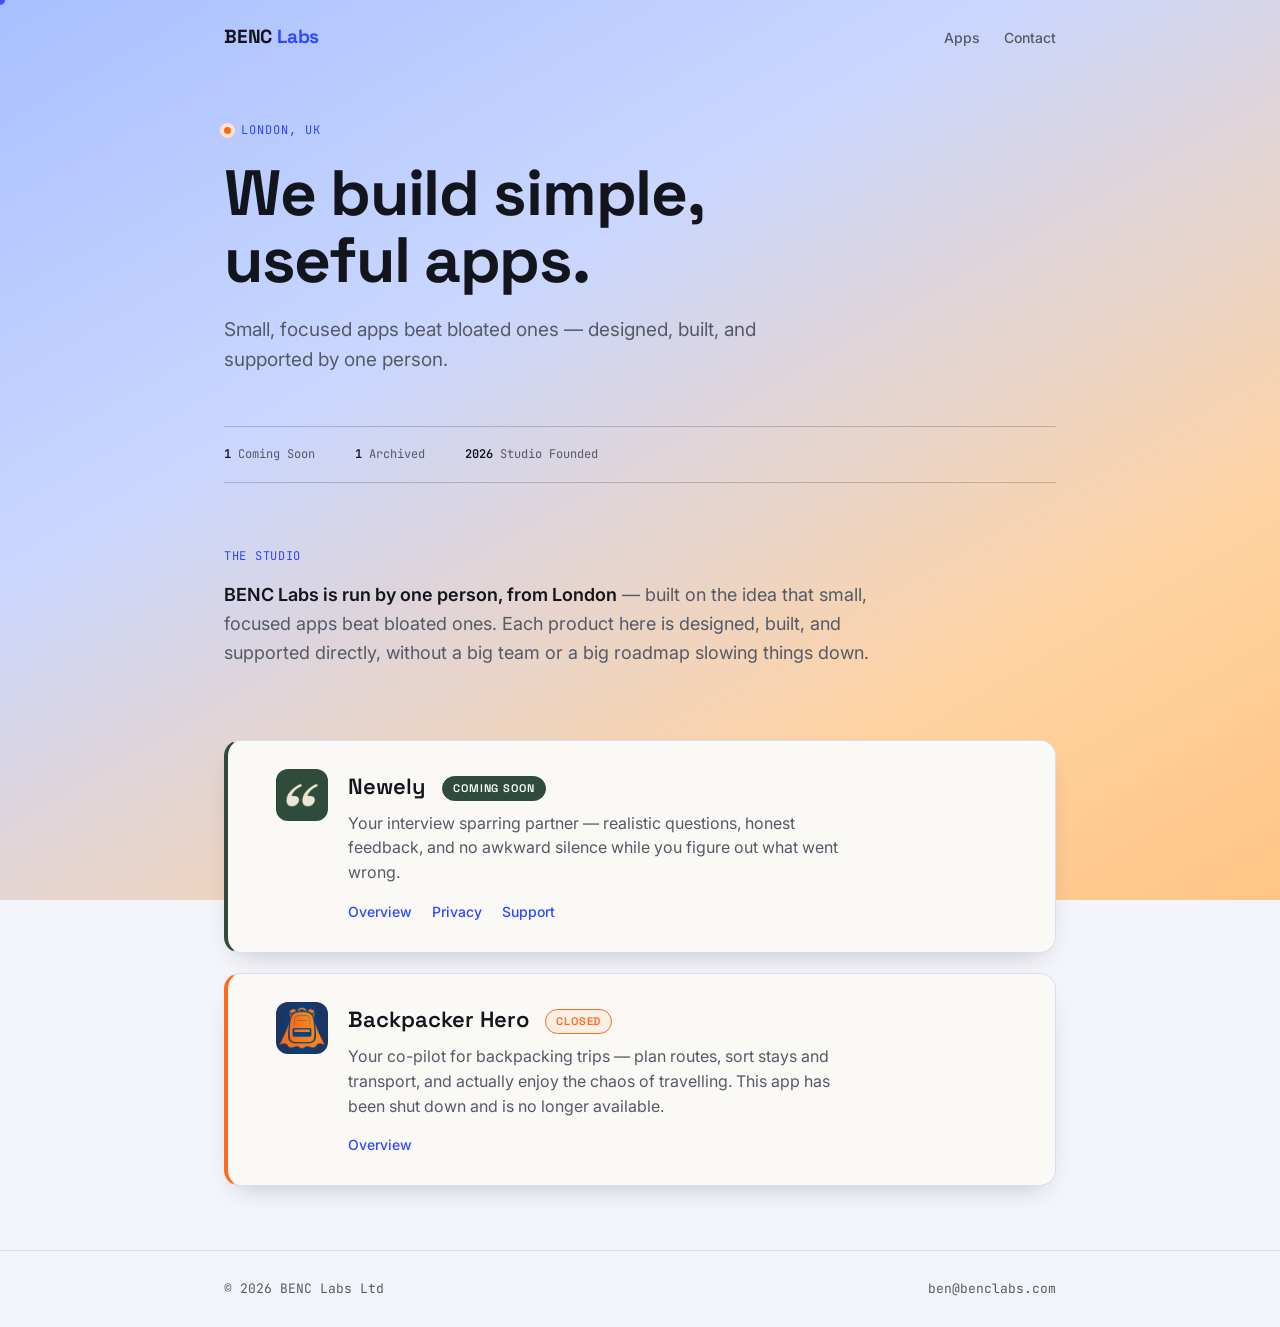
<file: index.html>
<!DOCTYPE html>
  <html lang="en">
  <head>
  <meta charset="UTF-8">
  <meta name="viewport" content="width=device-width, initial-scale=1.0">
  <title>BENC Labs</title>
  <meta name="description" content="BENC Labs builds small, useful apps — including Newely, coming soon.">
  <link rel="stylesheet" href="styles.css?v=3">
  <link rel="stylesheet" href="home-theme.css?v=3">
  <style>
    .status-badge {
      display: inline-block;
      margin-left: 10px;
      padding: 3px 10px;
      border-radius: 999px;
      border: 1px solid currentColor;
      font-size: 11px;
      font-weight: 600;
      letter-spacing: 0.08em;
      text-transform: uppercase;
      vertical-align: middle;
      white-space: nowrap;
    }
    .status-badge.soon { color: #fff; background: #2F4B3C; border-color: #2F4B3C; }
    .status-badge.closed { color: #FF6B1A; background: #FF6B1A14; }
  </style>
  </head>
  <body class="home-theme">

  <div class="bg-wash"></div>
  <div class="cursor-dot" id="cursor"></div>

  <header class="site">
    <div class="wrap">
      <div class="brand">BENC <span>Labs</span></div>
      <nav class="site">
        <a href="#apps">Apps</a>
        <a href="mailto:ben@benclabs.com">Contact</a>
      </nav>
    </div>
  </header>

  <main>
    <section class="hero">
      <div class="wrap">
        <div class="eyebrow"><span class="dot"></span>LONDON, UK</div>
        <h1 class="display">We build simple, <span class="glow">useful apps.</span></h1>
        <p class="lede">Small, focused apps beat bloated ones — designed, built, and supported by one person.</p>

        <!-- TODO: confirm these numbers before shipping -->
        <div class="readout">
          <span><b>1</b> Coming Soon</span>
          <span><b>1</b> Archived</span>
          <span><b>2026</b> Studio Founded</span>
        </div>
      </div>
    </section>

    <section class="wrap">
      <div class="about-block reveal">
        <div class="idx">The studio</div>
        <p><b>BENC Labs is run by one person, from London</b> — built on the idea that small, focused apps beat bloated ones. Each product here is designed, built, and supported directly, without a big team or a big roadmap slowing things down.</p>
      </div>
    </section>

    <section id="apps" class="wrap">
      <div class="apps-list reveal">

        <div class="app-card reveal d1" style="--entry-accent:#2F4B3C;--entry-tint:#2F4B3C0D;">
          <a class="app-card-hitbox" href="newely/" aria-label="Newely overview"></a>
          <img src="newely/assets/icon.png" alt="" class="app-card-icon">
          <div class="app-card-body">
            <h2>Newely <span class="status-badge soon">Coming soon</span></h2>
            <p>Your interview sparring partner — realistic questions, honest feedback, and no awkward silence while you figure out what went wrong.</p>
            <div class="app-card-links">
              <a href="newely/" class="app-card-link-real">Overview</a>
              <a href="newely/privacy/index.html" class="app-card-link-real">Privacy</a>
              <a href="newely/support/index.html" class="app-card-link-real">Support</a>
            </div>
          </div>
        </div>

        <div class="app-card reveal d2" style="--entry-accent:#FF6B1A;--entry-tint:#FF6B1A0D;">
          <a class="app-card-hitbox" href="backpacker-hero/" aria-label="Backpacker Hero overview"></a>
          <img src="backpacker-hero/assets/icon.png" alt="" class="app-card-icon">
          <div class="app-card-body">
            <h2>Backpacker Hero <span class="status-badge closed">Closed</span></h2>
            <p>Your co-pilot for backpacking trips — plan routes, sort stays and transport, and actually enjoy the chaos of travelling. This app has been shut down and is no longer available.</p>
            <div class="app-card-links">
              <a href="backpacker-hero/" class="app-card-link-real">Overview</a>

            </div>
          </div>
        </div>

      </div>
    </section>
  </main>

  <footer class="site">
    <div class="wrap">
      <span>© 2026 BENC Labs Ltd</span>
      <a href="mailto:ben@benclabs.com">ben@benclabs.com</a>
    </div>
  </footer>

  <script src="script.js"></script>
  <script>
  // hides the header when scrolling down, brings it back when scrolling up
  (function () {
    var header = document.querySelector('header.site');
    if (!header) return;
    var lastY = window.scrollY;
    var ticking = false;

    window.addEventListener('scroll', function () {
      if (ticking) return;
      ticking = true;
      requestAnimationFrame(function () {
        var y = window.scrollY;
        if (y > lastY && y > 80) {
          header.classList.add('header-hidden');
        } else {
          header.classList.remove('header-hidden');
        }
        lastY = y;
        ticking = false;
      });
    });
  })();
  </script>
  </body>
  </html>
</file>
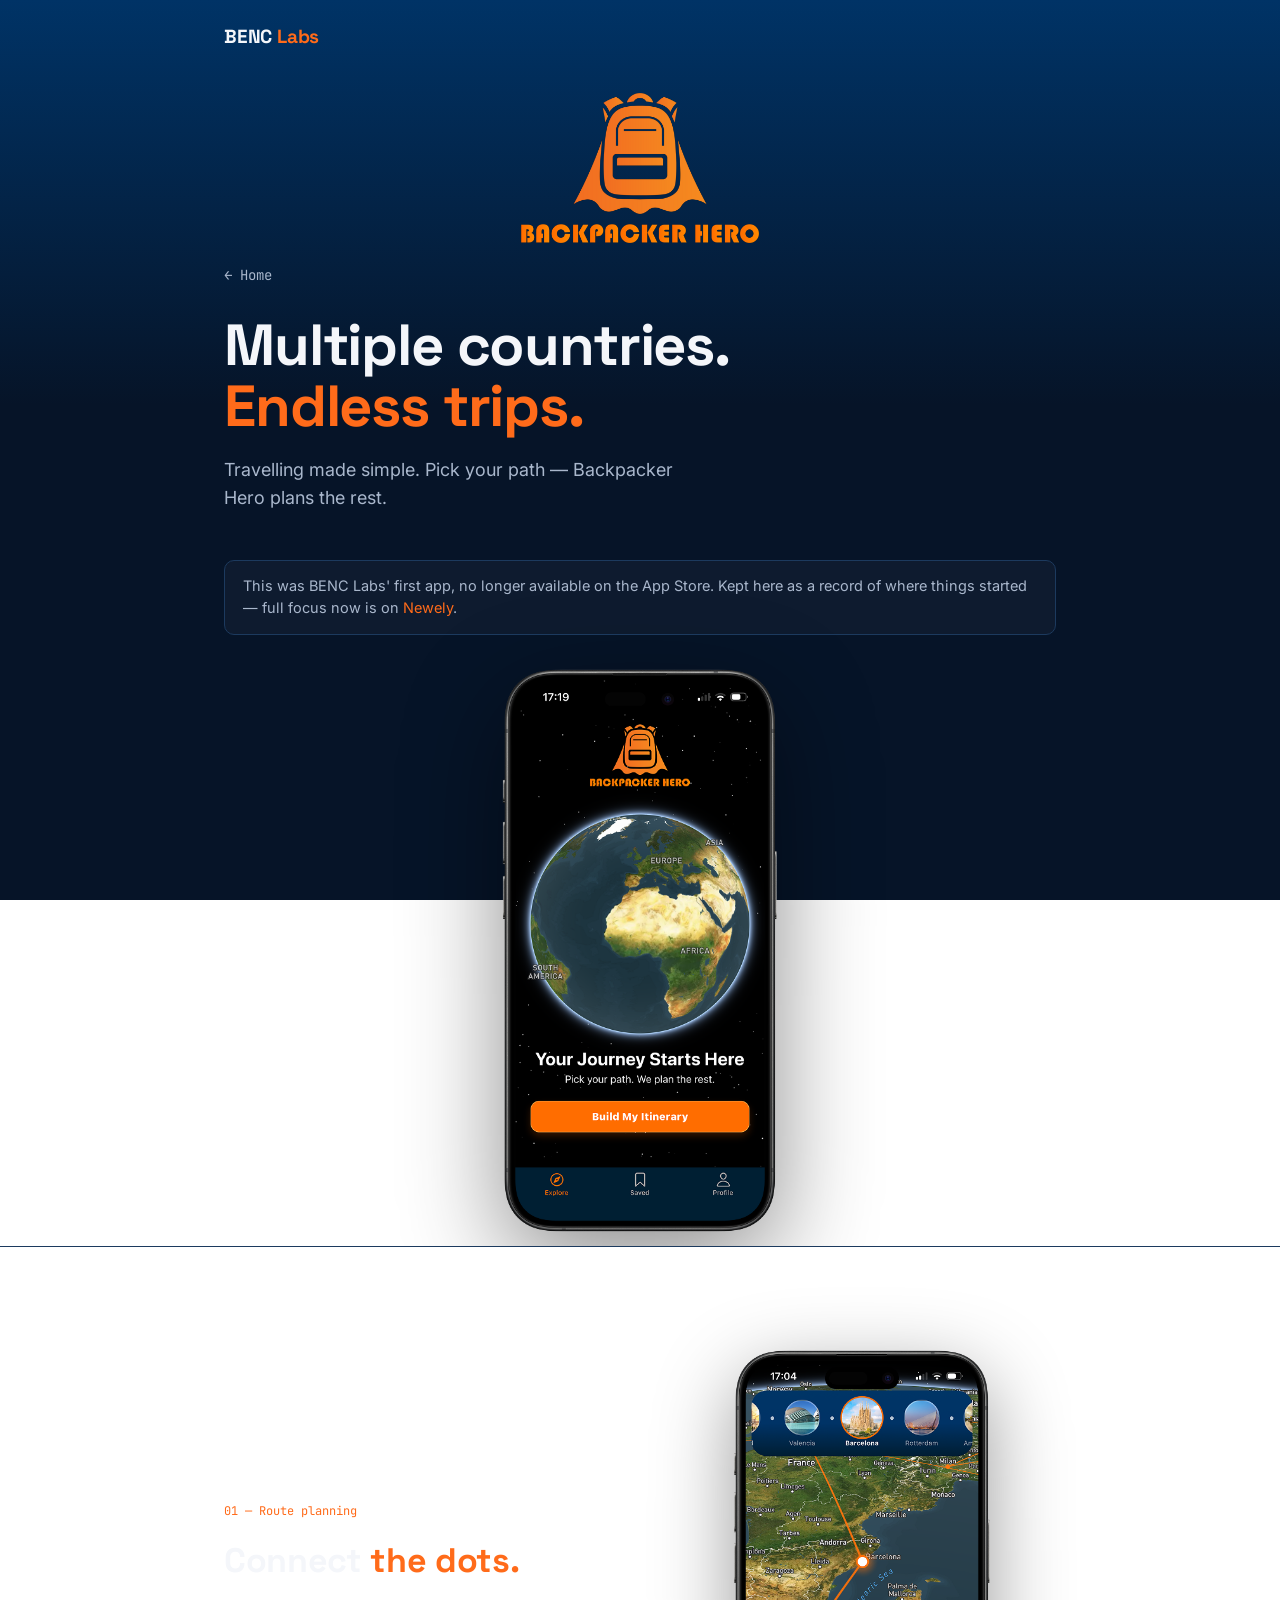
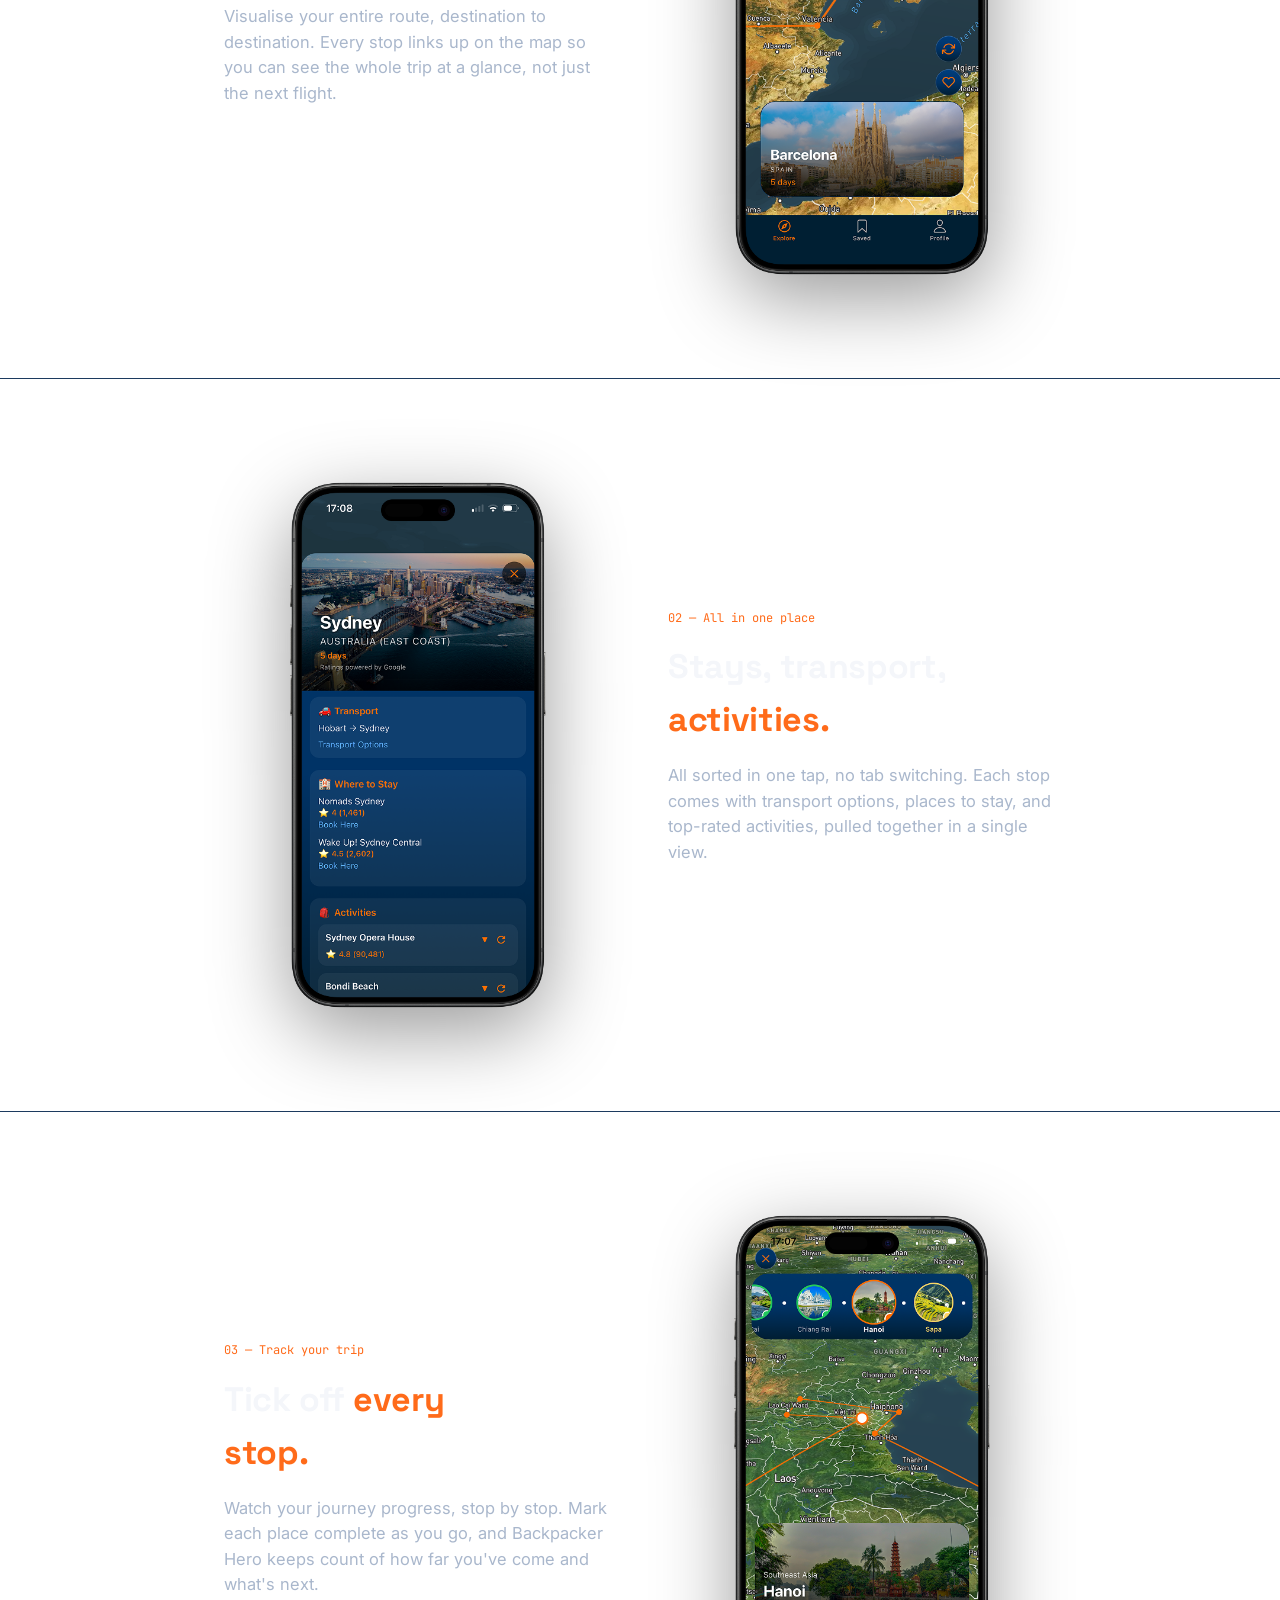
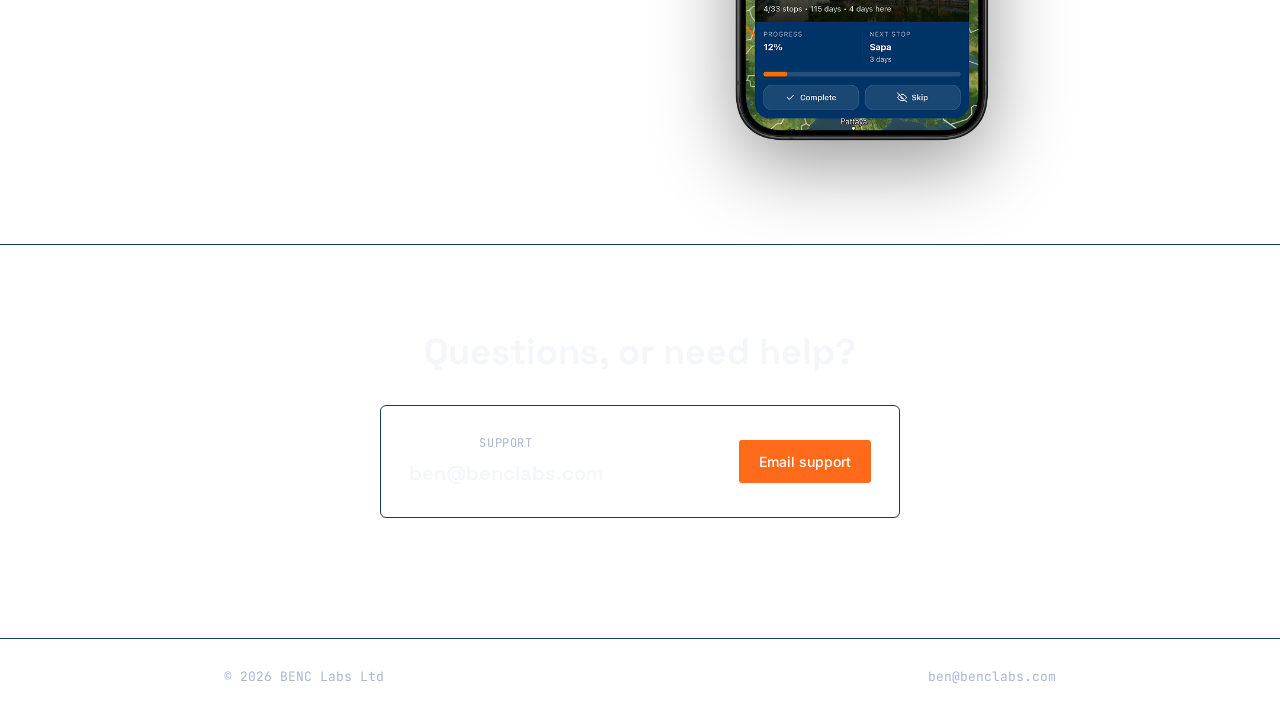
<file: backpacker-hero/index.html>
<!DOCTYPE html>
<html lang="en">
<head>
<meta charset="UTF-8">
<meta name="viewport" content="width=device-width, initial-scale=1.0">
<title>Backpacker Hero — BENC Labs</title>
<link rel="stylesheet" href="../styles.css">
<link rel="stylesheet" href="theme.css">
</head>
<body class="bh-theme">

<header class="site" style="background:transparent;backdrop-filter:none;border:none;">
  <div class="wrap">
    <div class="brand bh-brand"><a href="../" style="color:inherit;text-decoration:none;">BENC <span>Labs</span></a></div>
  </div>
</header>

<section class="bh-hero">
  <div class="wrap" style="text-align:center;padding-bottom:12px;">
    <a href="../" style="display:inline-block;">
      <img src="assets/logo.png" alt="Backpacker Hero" style="height:150px;width:auto;">
    </a>
  </div>
  <div class="wrap">
    <a class="back-link bh-back" href="../">&larr; Home</a>
    <h1 class="reveal d1">Multiple countries. <em>Endless trips.</em></h1>
    <p class="sub reveal d2">Travelling made simple. Pick your path — Backpacker Hero plans the rest.</p>
    <div class="reveal d2" style="margin-top:8px;padding:14px 18px;border:1px solid var(--bh-line);border-radius:10px;display:inline-block;background:rgba(255,255,255,0.03);">
      <p style="margin:0;color:var(--bh-text-soft);font-size:14.5px;">This was BENC Labs' first app, no longer available on the App Store. Kept here as a record of where things started — full focus now is on <a href="../newely/" style="color:var(--bh-orange);">Newely</a>.</p>
    </div>
  </div>
  <div class="bh-phone-wrap reveal d3">
    <img src="assets/screen-explore.png" alt="Backpacker Hero explore screen, showing a globe and a Build My Itinerary button" loading="lazy">
  </div>
</section>

<section class="bh-row">
  <div class="wrap">
    <div class="grid">
      <div class="reveal">
        <div class="idx">01 — Route planning</div>
        <h2>Connect <em>the dots.</em></h2>
        <p>Visualise your entire route, destination to destination. Every stop links up on the map so you can see the whole trip at a glance, not just the next flight.</p>
      </div>
      <div class="reveal d1">
        <img src="assets/screen-route.png" alt="Route map connecting Valencia, Barcelona and Rotterdam with a Barcelona detail card" loading="lazy">
      </div>
    </div>
  </div>
</section>

<section class="bh-row flip">
  <div class="wrap">
    <div class="grid">
      <div class="reveal">
        <div class="idx">02 — All in one place</div>
        <h2>Stays, transport, <em>activities.</em></h2>
        <p>All sorted in one tap, no tab switching. Each stop comes with transport options, places to stay, and top-rated activities, pulled together in a single view.</p>
      </div>
      <div class="reveal d1">
        <img src="assets/screen-stays.png" alt="Sydney stop screen showing transport, where to stay and activities" loading="lazy">
      </div>
    </div>
  </div>
</section>

<section class="bh-row">
  <div class="wrap">
    <div class="grid">
      <div class="reveal">
        <div class="idx">03 — Track your trip</div>
        <h2>Tick off <em>every stop.</em></h2>
        <p>Watch your journey progress, stop by stop. Mark each place complete as you go, and Backpacker Hero keeps count of how far you've come and what's next.</p>
      </div>
      <div class="reveal d1">
        <img src="assets/screen-progress.png" alt="Hanoi stop screen showing 12 percent trip progress and Sapa as the next stop" loading="lazy">
      </div>
    </div>
  </div>
</section>

<section class="bh-cta">
  <div class="wrap reveal">
    <h2>Questions, or need help?</h2>
    <div class="contact-block" style="max-width:520px;margin:0 auto;">
      <div>
        <div class="label">Support</div>
        <div class="email">ben@benclabs.com</div>
      </div>
      <a class="btn" href="mailto:ben@benclabs.com">Email support</a>
    </div>
  </div>
</section>

<footer class="site bh-footer">
  <div class="wrap">
    <span>© 2026 BENC Labs Ltd</span>
    <a href="mailto:ben@benclabs.com">ben@benclabs.com</a>
  </div>
</footer>

<script src="../script.js"></script>
<script>
// hides the header when scrolling down, brings it back when scrolling up
(function () {
  var header = document.querySelector('header.site');
  if (!header) return;
  var lastY = window.scrollY;
  var ticking = false;

  window.addEventListener('scroll', function () {
    if (ticking) return;
    ticking = true;
    requestAnimationFrame(function () {
      var y = window.scrollY;
      if (y > lastY && y > 80) {
        header.classList.add('header-hidden');
      } else {
        header.classList.remove('header-hidden');
      }
      lastY = y;
      ticking = false;
    });
  });
})();
</script>
</body>
</html>
</file>
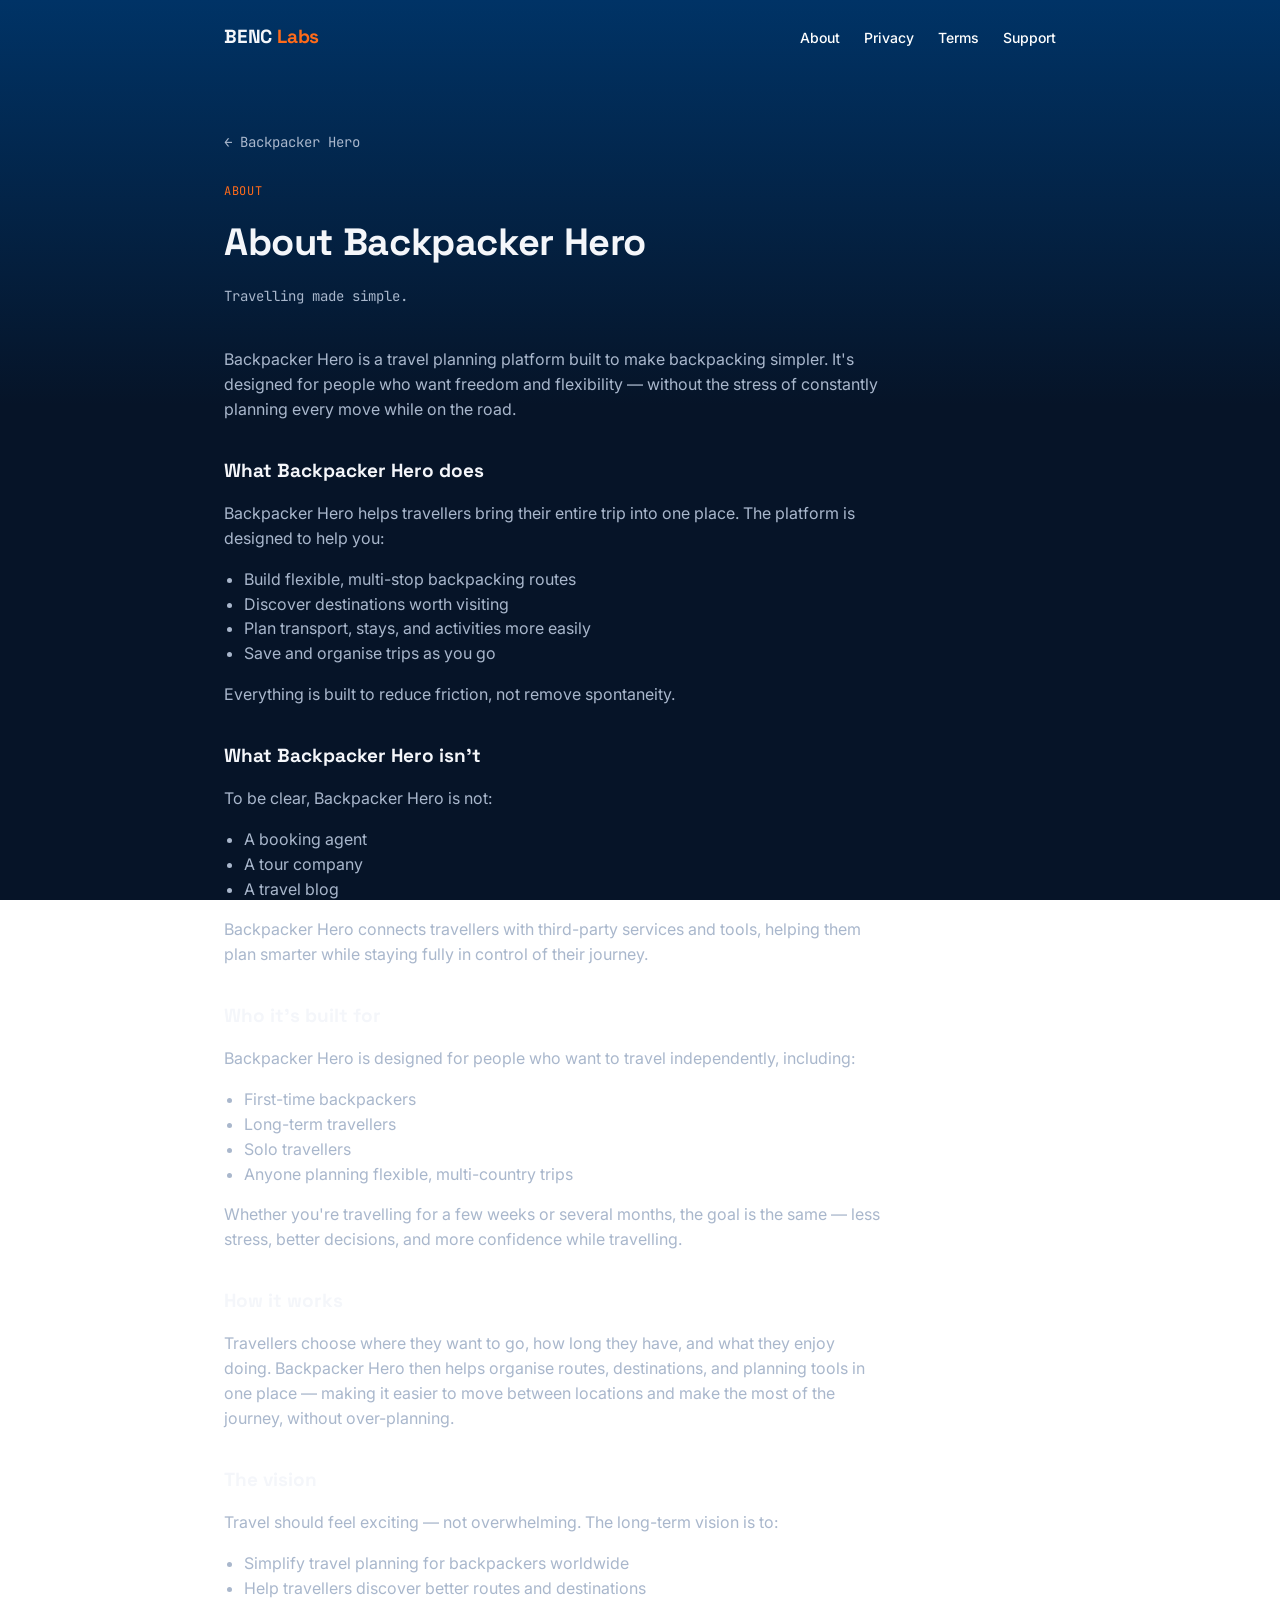
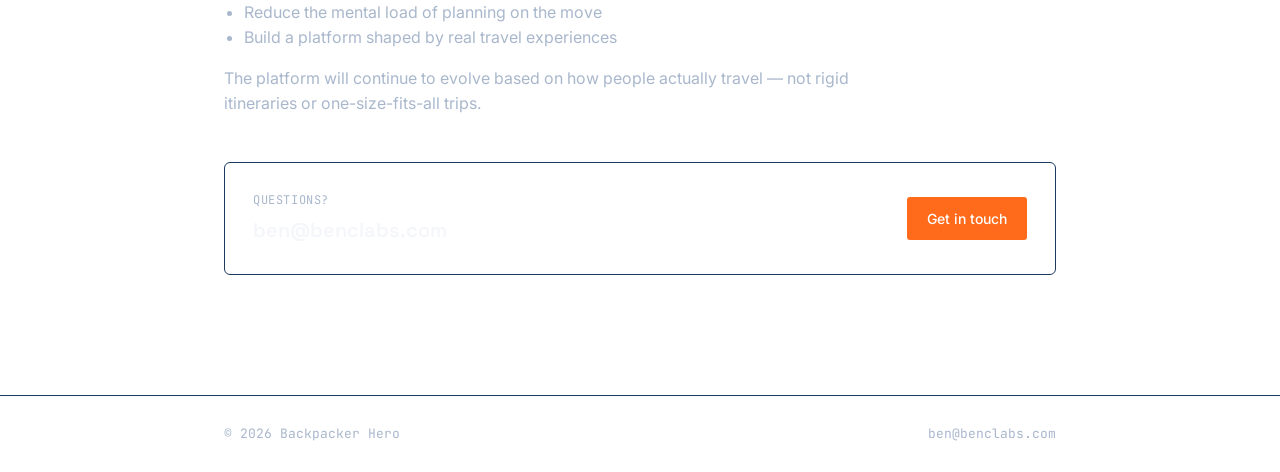
<file: backpacker-hero/about.html>
<!DOCTYPE html>
<html lang="en">
<head>
<meta charset="UTF-8">
<meta name="viewport" content="width=device-width, initial-scale=1.0">
<title>About — Backpacker Hero</title>
<link rel="stylesheet" href="../styles.css">
<link rel="stylesheet" href="theme.css">
</head>
<body class="bh-theme">

<header class="site" style="background:transparent;backdrop-filter:none;border:none;">
  <div class="wrap">
    <div class="brand bh-brand"><a href="../" style="color:inherit;text-decoration:none;">BENC <span>Labs</span></a></div>
    <nav class="site bh-nav">
      <a href="about.html">About</a>
      <a href="privacy.html">Privacy</a>
      <a href="terms.html">Terms</a>
      <a href="support.html">Support</a>
    </nav>
  </div>
</header>

<main class="page">
  <div class="wrap">
    <a class="back-link" href="index.html">&larr; Backpacker Hero</a>
    <div class="page-eyebrow">About</div>
    <h1>About Backpacker Hero</h1>
    <p class="updated">Travelling made simple.</p>

    <section>
      <p>Backpacker Hero is a travel planning platform built to make backpacking simpler. It's designed for people who want freedom and flexibility — without the stress of constantly planning every move while on the road.</p>
    </section>

    <section>
      <h2>What Backpacker Hero does</h2>
      <p>Backpacker Hero helps travellers bring their entire trip into one place. The platform is designed to help you:</p>
      <ul>
        <li>Build flexible, multi-stop backpacking routes</li>
        <li>Discover destinations worth visiting</li>
        <li>Plan transport, stays, and activities more easily</li>
        <li>Save and organise trips as you go</li>
      </ul>
      <p>Everything is built to reduce friction, not remove spontaneity.</p>
    </section>

    <section>
      <h2>What Backpacker Hero isn't</h2>
      <p>To be clear, Backpacker Hero is not:</p>
      <ul>
        <li>A booking agent</li>
        <li>A tour company</li>
        <li>A travel blog</li>
      </ul>
      <p>Backpacker Hero connects travellers with third-party services and tools, helping them plan smarter while staying fully in control of their journey.</p>
    </section>

    <section>
      <h2>Who it's built for</h2>
      <p>Backpacker Hero is designed for people who want to travel independently, including:</p>
      <ul>
        <li>First-time backpackers</li>
        <li>Long-term travellers</li>
        <li>Solo travellers</li>
        <li>Anyone planning flexible, multi-country trips</li>
      </ul>
      <p>Whether you're travelling for a few weeks or several months, the goal is the same — less stress, better decisions, and more confidence while travelling.</p>
    </section>

    <section>
      <h2>How it works</h2>
      <p>Travellers choose where they want to go, how long they have, and what they enjoy doing. Backpacker Hero then helps organise routes, destinations, and planning tools in one place — making it easier to move between locations and make the most of the journey, without over-planning.</p>
    </section>

    <section>
      <h2>The vision</h2>
      <p>Travel should feel exciting — not overwhelming. The long-term vision is to:</p>
      <ul>
        <li>Simplify travel planning for backpackers worldwide</li>
        <li>Help travellers discover better routes and destinations</li>
        <li>Reduce the mental load of planning on the move</li>
        <li>Build a platform shaped by real travel experiences</li>
      </ul>
      <p>The platform will continue to evolve based on how people actually travel — not rigid itineraries or one-size-fits-all trips.</p>
    </section>

    <div style="height:12px;"></div>

    <div class="contact-block">
      <div>
        <div class="label">Questions?</div>
        <div class="email">ben@benclabs.com</div>
      </div>
      <a class="btn" href="mailto:ben@benclabs.com">Get in touch</a>
    </div>
  </div>
</main>

<footer class="site bh-footer">
  <div class="wrap">
    <span>© 2026 Backpacker Hero</span>
    <a href="mailto:ben@benclabs.com">ben@benclabs.com</a>
  </div>
</footer>

</body>
</html>
</file>
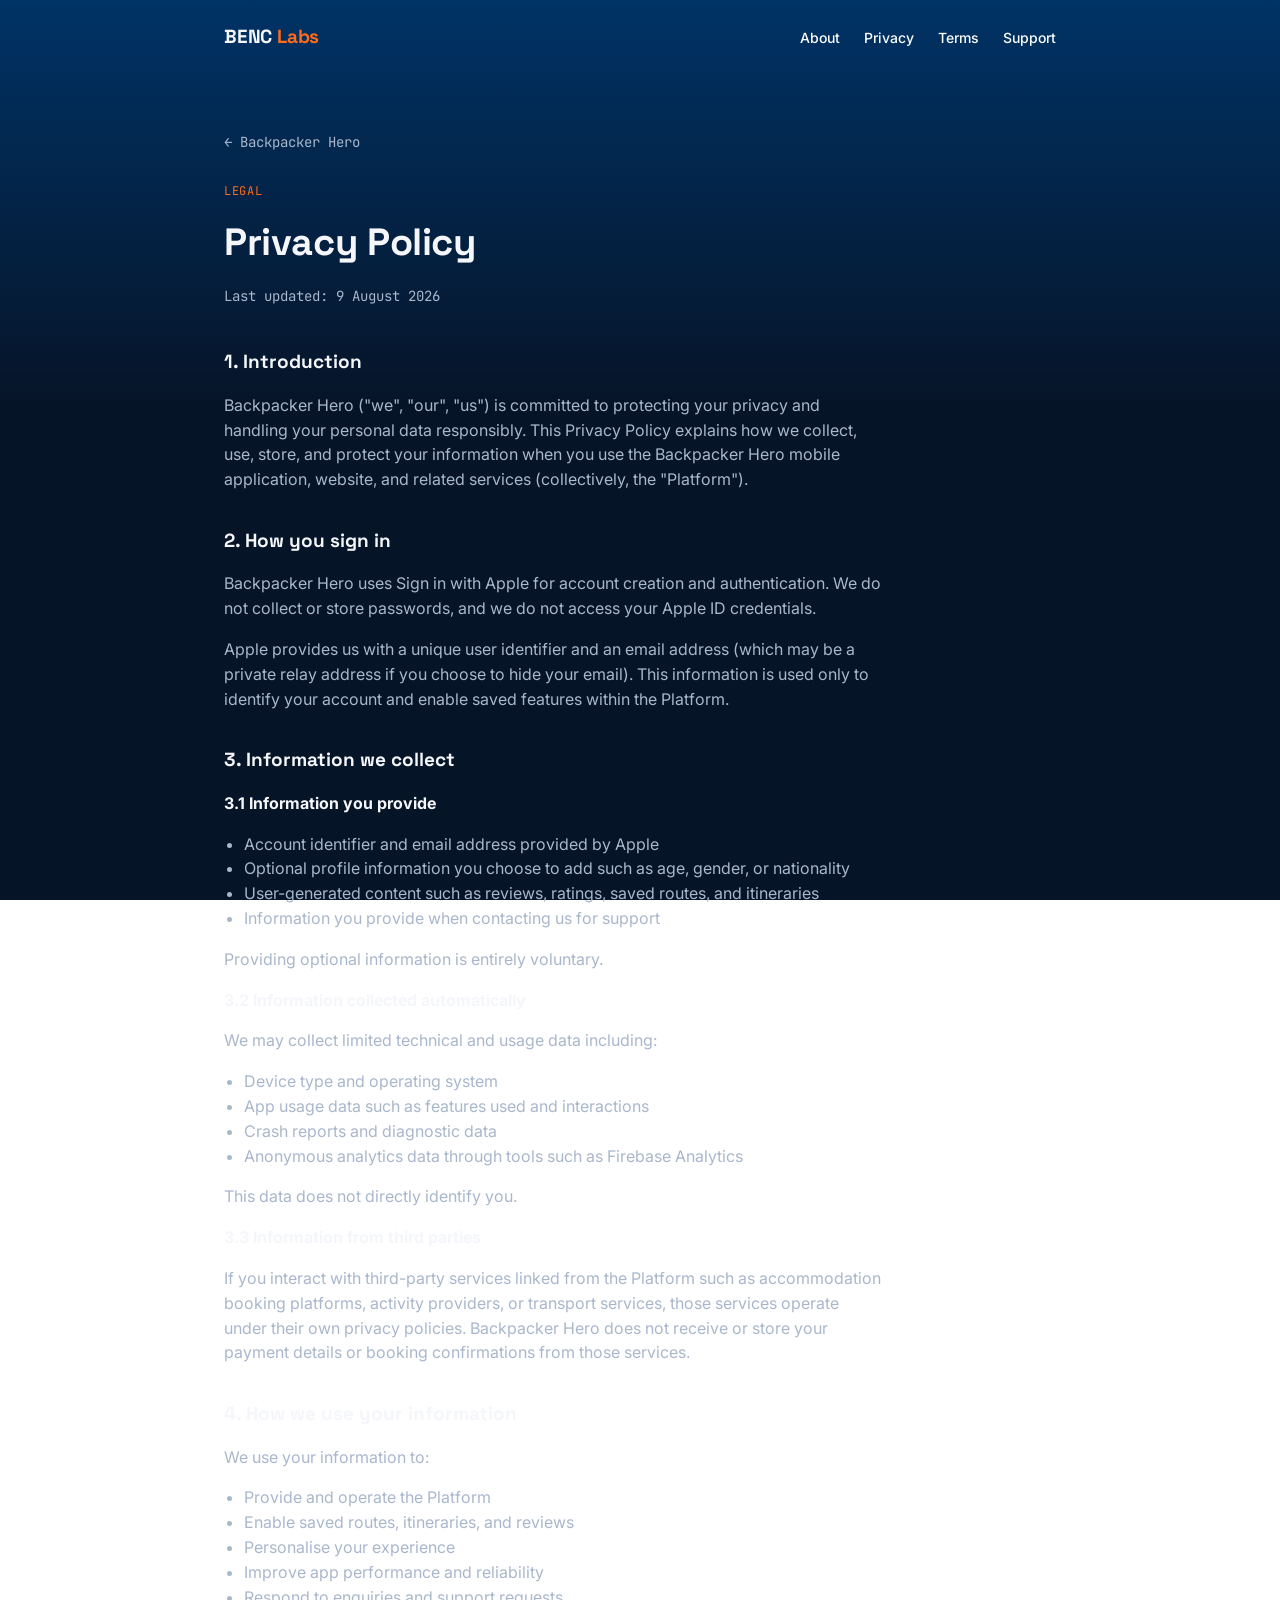
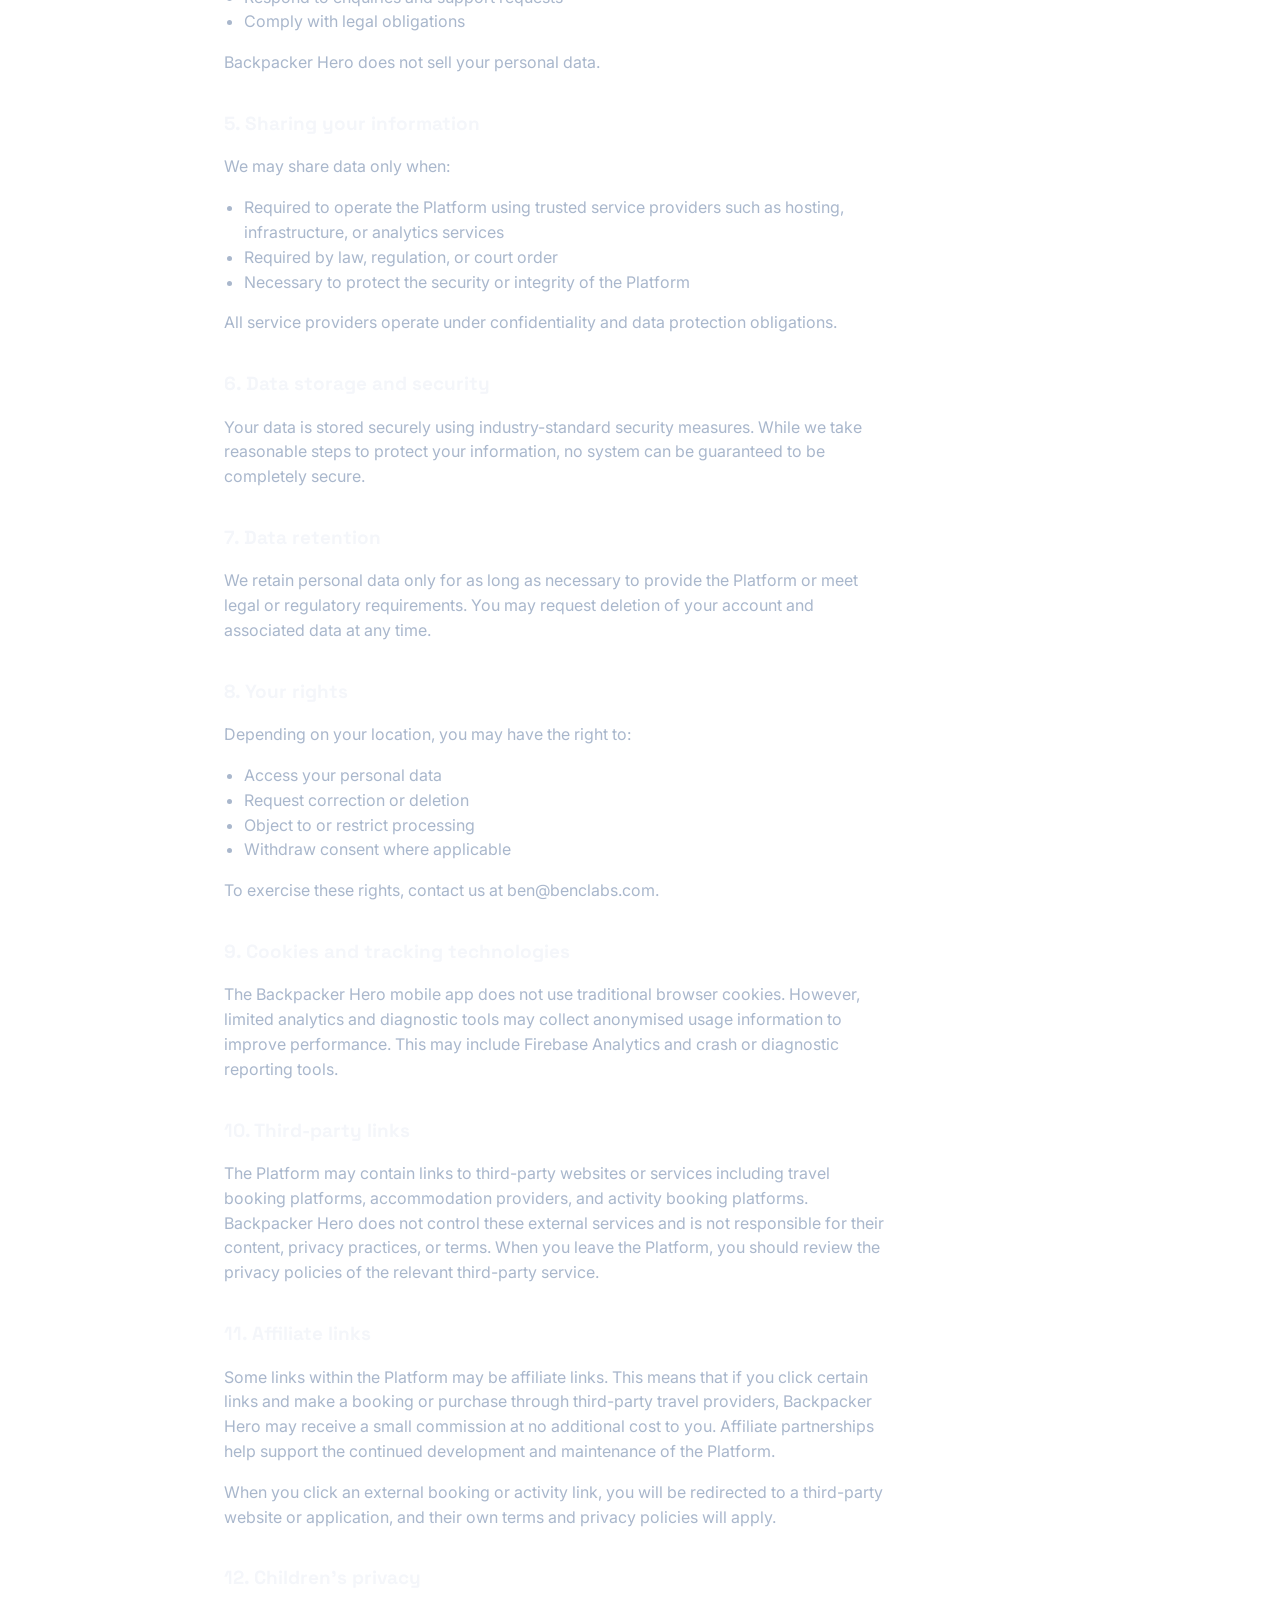
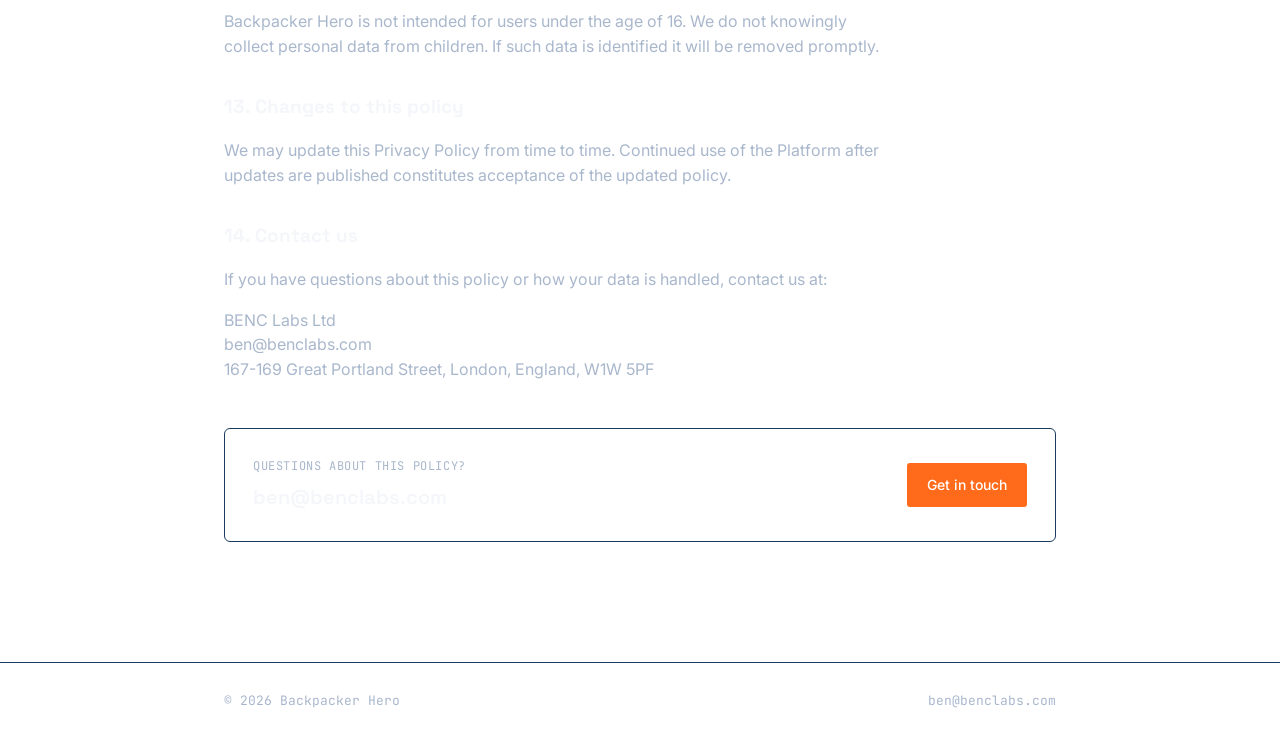
<file: backpacker-hero/privacy.html>
<!DOCTYPE html>
<html lang="en">
<head>
<meta charset="UTF-8">
<meta name="viewport" content="width=device-width, initial-scale=1.0">
<title>Privacy Policy — Backpacker Hero</title>
<link rel="stylesheet" href="../styles.css">
<link rel="stylesheet" href="theme.css">
</head>
<body class="bh-theme">

<header class="site" style="background:transparent;backdrop-filter:none;border:none;">
  <div class="wrap">
    <div class="brand bh-brand"><a href="../" style="color:inherit;text-decoration:none;">BENC <span>Labs</span></a></div>
    <nav class="site bh-nav">
      <a href="about.html">About</a>
      <a href="privacy.html">Privacy</a>
      <a href="terms.html">Terms</a>
      <a href="support.html">Support</a>
    </nav>
  </div>
</header>

<main class="page">
  <div class="wrap">
    <a class="back-link" href="index.html">&larr; Backpacker Hero</a>
    <div class="page-eyebrow">Legal</div>
    <h1>Privacy Policy</h1>
    <p class="updated">Last updated: 9 August 2026</p>

    <section>
      <h2>1. Introduction</h2>
      <p>Backpacker Hero ("we", "our", "us") is committed to protecting your privacy and handling your personal data responsibly. This Privacy Policy explains how we collect, use, store, and protect your information when you use the Backpacker Hero mobile application, website, and related services (collectively, the "Platform").</p>
    </section>

    <section>
      <h2>2. How you sign in</h2>
      <p>Backpacker Hero uses Sign in with Apple for account creation and authentication. We do not collect or store passwords, and we do not access your Apple ID credentials.</p>
      <p>Apple provides us with a unique user identifier and an email address (which may be a private relay address if you choose to hide your email). This information is used only to identify your account and enable saved features within the Platform.</p>
    </section>

    <section>
      <h2>3. Information we collect</h2>
      <p><strong style="color:var(--bh-text);">3.1 Information you provide</strong></p>
      <ul>
        <li>Account identifier and email address provided by Apple</li>
        <li>Optional profile information you choose to add such as age, gender, or nationality</li>
        <li>User-generated content such as reviews, ratings, saved routes, and itineraries</li>
        <li>Information you provide when contacting us for support</li>
      </ul>
      <p>Providing optional information is entirely voluntary.</p>

      <p><strong style="color:var(--bh-text);">3.2 Information collected automatically</strong></p>
      <p>We may collect limited technical and usage data including:</p>
      <ul>
        <li>Device type and operating system</li>
        <li>App usage data such as features used and interactions</li>
        <li>Crash reports and diagnostic data</li>
        <li>Anonymous analytics data through tools such as Firebase Analytics</li>
      </ul>
      <p>This data does not directly identify you.</p>

      <p><strong style="color:var(--bh-text);">3.3 Information from third parties</strong></p>
      <p>If you interact with third-party services linked from the Platform such as accommodation booking platforms, activity providers, or transport services, those services operate under their own privacy policies. Backpacker Hero does not receive or store your payment details or booking confirmations from those services.</p>
    </section>

    <section>
      <h2>4. How we use your information</h2>
      <p>We use your information to:</p>
      <ul>
        <li>Provide and operate the Platform</li>
        <li>Enable saved routes, itineraries, and reviews</li>
        <li>Personalise your experience</li>
        <li>Improve app performance and reliability</li>
        <li>Respond to enquiries and support requests</li>
        <li>Comply with legal obligations</li>
      </ul>
      <p>Backpacker Hero does not sell your personal data.</p>
    </section>

    <section>
      <h2>5. Sharing your information</h2>
      <p>We may share data only when:</p>
      <ul>
        <li>Required to operate the Platform using trusted service providers such as hosting, infrastructure, or analytics services</li>
        <li>Required by law, regulation, or court order</li>
        <li>Necessary to protect the security or integrity of the Platform</li>
      </ul>
      <p>All service providers operate under confidentiality and data protection obligations.</p>
    </section>

    <section>
      <h2>6. Data storage and security</h2>
      <p>Your data is stored securely using industry-standard security measures. While we take reasonable steps to protect your information, no system can be guaranteed to be completely secure.</p>
    </section>

    <section>
      <h2>7. Data retention</h2>
      <p>We retain personal data only for as long as necessary to provide the Platform or meet legal or regulatory requirements. You may request deletion of your account and associated data at any time.</p>
    </section>

    <section>
      <h2>8. Your rights</h2>
      <p>Depending on your location, you may have the right to:</p>
      <ul>
        <li>Access your personal data</li>
        <li>Request correction or deletion</li>
        <li>Object to or restrict processing</li>
        <li>Withdraw consent where applicable</li>
      </ul>
      <p>To exercise these rights, contact us at ben@benclabs.com.</p>
    </section>

    <section>
      <h2>9. Cookies and tracking technologies</h2>
      <p>The Backpacker Hero mobile app does not use traditional browser cookies. However, limited analytics and diagnostic tools may collect anonymised usage information to improve performance. This may include Firebase Analytics and crash or diagnostic reporting tools.</p>
    </section>

    <section>
      <h2>10. Third-party links</h2>
      <p>The Platform may contain links to third-party websites or services including travel booking platforms, accommodation providers, and activity booking platforms. Backpacker Hero does not control these external services and is not responsible for their content, privacy practices, or terms. When you leave the Platform, you should review the privacy policies of the relevant third-party service.</p>
    </section>

    <section>
      <h2>11. Affiliate links</h2>
      <p>Some links within the Platform may be affiliate links. This means that if you click certain links and make a booking or purchase through third-party travel providers, Backpacker Hero may receive a small commission at no additional cost to you. Affiliate partnerships help support the continued development and maintenance of the Platform.</p>
      <p>When you click an external booking or activity link, you will be redirected to a third-party website or application, and their own terms and privacy policies will apply.</p>
    </section>

    <section>
      <h2>12. Children's privacy</h2>
      <p>Backpacker Hero is not intended for users under the age of 16. We do not knowingly collect personal data from children. If such data is identified it will be removed promptly.</p>
    </section>

    <section>
      <h2>13. Changes to this policy</h2>
      <p>We may update this Privacy Policy from time to time. Continued use of the Platform after updates are published constitutes acceptance of the updated policy.</p>
    </section>

    <section>
      <h2>14. Contact us</h2>
      <p>If you have questions about this policy or how your data is handled, contact us at:</p>
      <p>BENC Labs Ltd<br>ben@benclabs.com<br>167-169 Great Portland Street, London, England, W1W 5PF</p>

    </section>

    <div style="height:12px;"></div>

    <div class="contact-block">
      <div>
        <div class="label">Questions about this policy?</div>
        <div class="email">ben@benclabs.com</div>
      </div>
      <a class="btn" href="mailto:ben@benclabs.com">Get in touch</a>
    </div>
  </div>
</main>

<footer class="site bh-footer">
  <div class="wrap">
    <span>© 2026 Backpacker Hero</span>
    <a href="mailto:ben@benclabs.com">ben@benclabs.com</a>
  </div>
</footer>

</body>
</html>
</file>
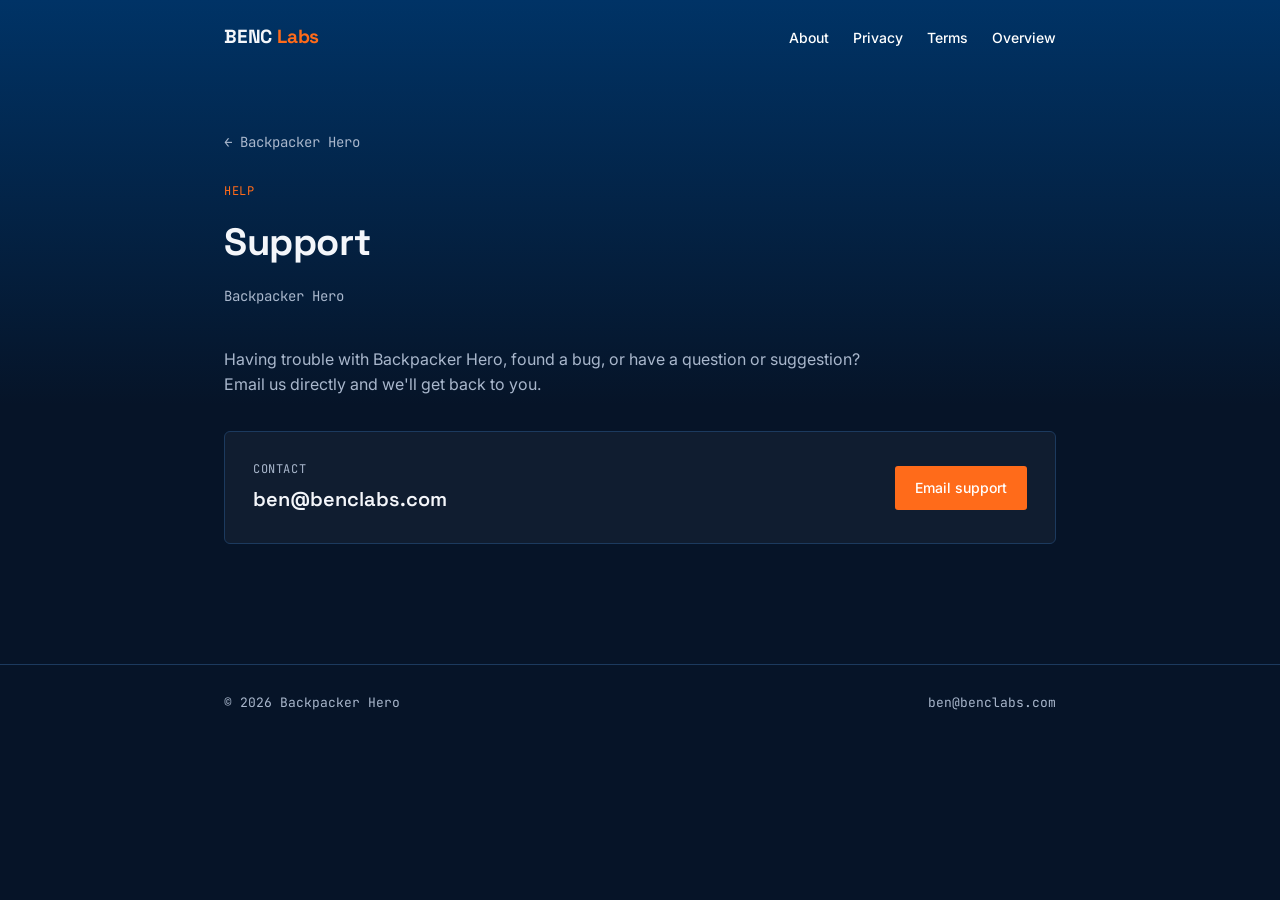
<file: backpacker-hero/support.html>
<!DOCTYPE html>
<html lang="en">
<head>
<meta charset="UTF-8">
<meta name="viewport" content="width=device-width, initial-scale=1.0">
<title>Support — Backpacker Hero</title>
<link rel="stylesheet" href="../styles.css">
<link rel="stylesheet" href="theme.css">
</head>
<body class="bh-theme">

<header class="site" style="background:transparent;backdrop-filter:none;border:none;">
  <div class="wrap">
    <div class="brand bh-brand"><a href="../" style="color:inherit;text-decoration:none;">BENC <span>Labs</span></a></div>
    <nav class="site bh-nav">
      <a href="about.html">About</a>
      <a href="privacy.html">Privacy</a>
      <a href="terms.html">Terms</a>
      <a href="index.html">Overview</a>
    </nav>
  </div>
</header>

<main class="page">
  <div class="wrap">
    <a class="back-link" href="index.html">&larr; Backpacker Hero</a>
    <div class="page-eyebrow">Help</div>
    <h1>Support</h1>
    <p class="updated">Backpacker Hero</p>

    <section>
      <p>Having trouble with Backpacker Hero, found a bug, or have a question or suggestion? Email us directly and we'll get back to you.</p>
    </section>

    <div class="contact-block">
      <div>
        <div class="label">Contact</div>
        <div class="email">ben@benclabs.com</div>
      </div>
      <a class="btn" href="ben@benclabs.com">Email support</a>
    </div>
  </div>
</main>

<footer class="site bh-footer">
  <div class="wrap">
    <span>© 2026 Backpacker Hero</span>
    <a href="mailto:ben@benclabs.com">ben@benclabs.com</a>
  </div>
</footer>

</body>
</html>
</file>
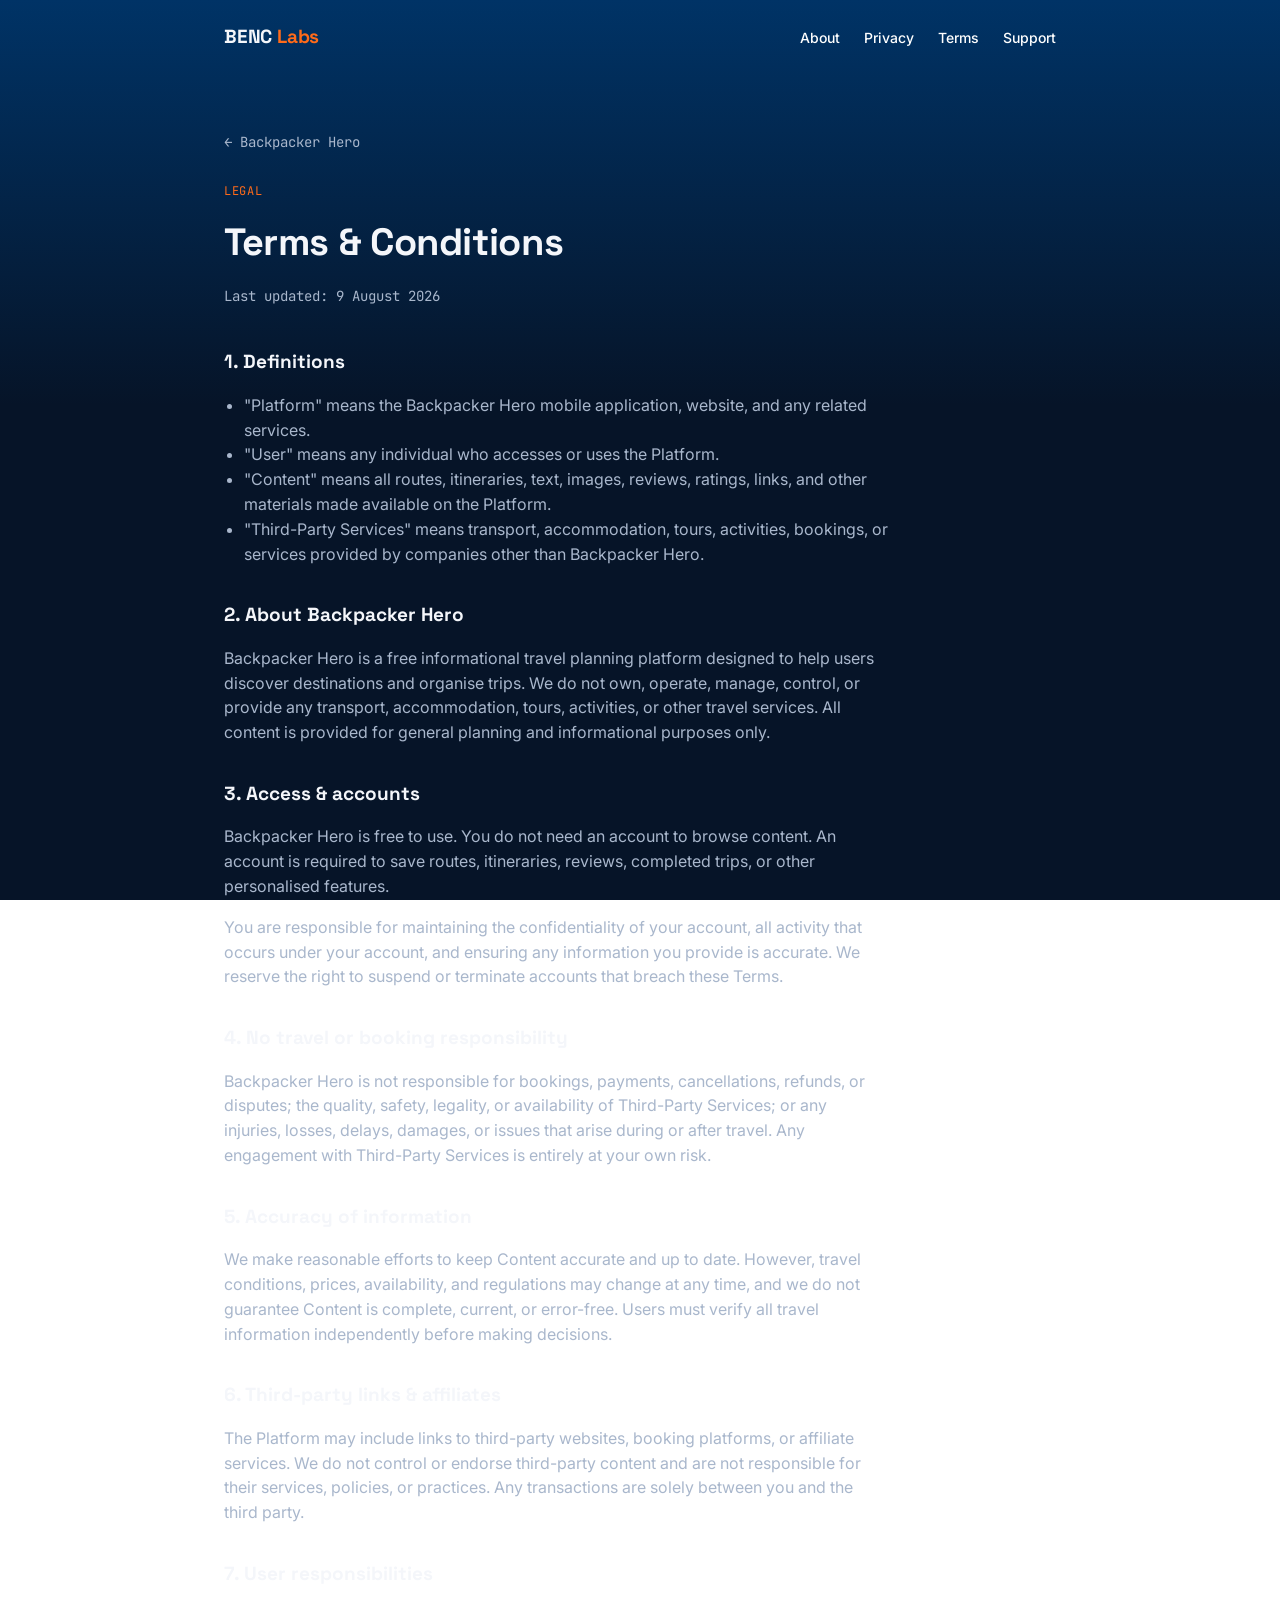
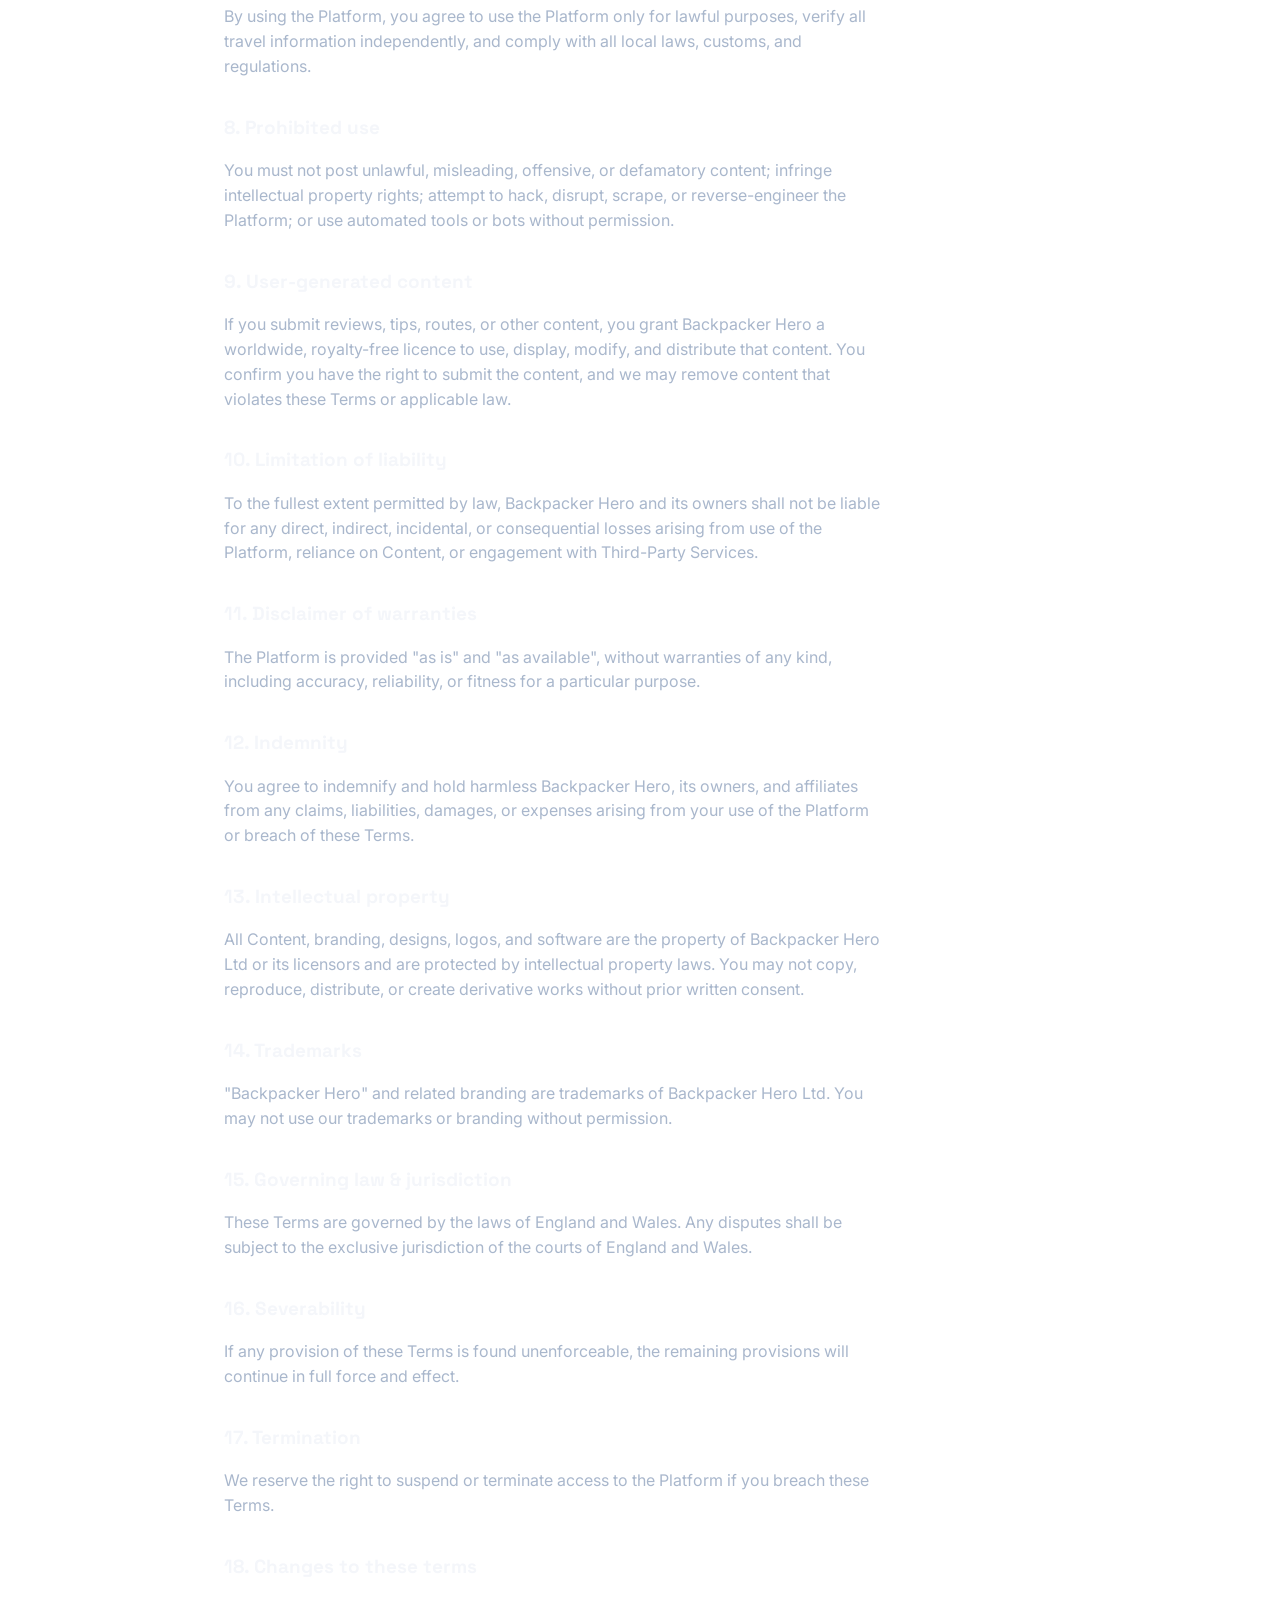
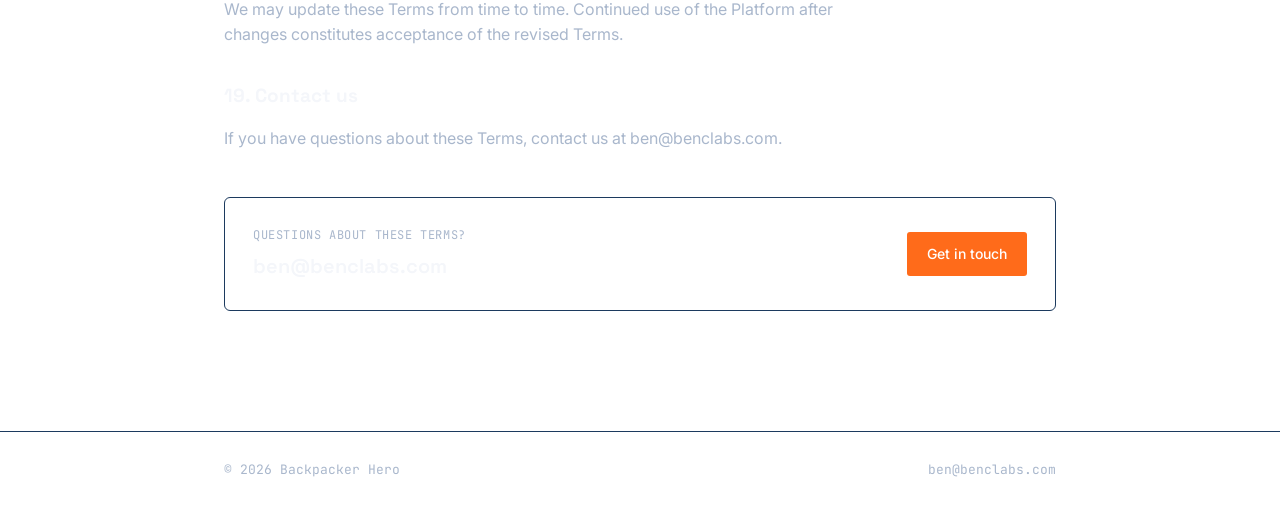
<file: backpacker-hero/terms.html>
<!DOCTYPE html>
<html lang="en">
<head>
<meta charset="UTF-8">
<meta name="viewport" content="width=device-width, initial-scale=1.0">
<title>Terms & Conditions — Backpacker Hero</title>
<link rel="stylesheet" href="../styles.css">
<link rel="stylesheet" href="theme.css">
</head>
<body class="bh-theme">

<header class="site" style="background:transparent;backdrop-filter:none;border:none;">
  <div class="wrap">
    <div class="brand bh-brand"><a href="../" style="color:inherit;text-decoration:none;">BENC <span>Labs</span></a></div>
    <nav class="site bh-nav">
      <a href="about.html">About</a>
      <a href="privacy.html">Privacy</a>
      <a href="terms.html">Terms</a>
      <a href="support.html">Support</a>
    </nav>
  </div>
</header>

<main class="page">
  <div class="wrap">
    <a class="back-link" href="index.html">&larr; Backpacker Hero</a>
    <div class="page-eyebrow">Legal</div>
    <h1>Terms &amp; Conditions</h1>
    <p class="updated">Last updated: 9 August 2026</p>

    <section>
      <h2>1. Definitions</h2>
      <ul>
        <li>"Platform" means the Backpacker Hero mobile application, website, and any related services.</li>
        <li>"User" means any individual who accesses or uses the Platform.</li>
        <li>"Content" means all routes, itineraries, text, images, reviews, ratings, links, and other materials made available on the Platform.</li>
        <li>"Third-Party Services" means transport, accommodation, tours, activities, bookings, or services provided by companies other than Backpacker Hero.</li>
      </ul>
    </section>

    <section>
      <h2>2. About Backpacker Hero</h2>
      <p>Backpacker Hero is a free informational travel planning platform designed to help users discover destinations and organise trips. We do not own, operate, manage, control, or provide any transport, accommodation, tours, activities, or other travel services. All content is provided for general planning and informational purposes only.</p>
    </section>

    <section>
      <h2>3. Access & accounts</h2>
      <p>Backpacker Hero is free to use. You do not need an account to browse content. An account is required to save routes, itineraries, reviews, completed trips, or other personalised features.</p>
      <p>You are responsible for maintaining the confidentiality of your account, all activity that occurs under your account, and ensuring any information you provide is accurate. We reserve the right to suspend or terminate accounts that breach these Terms.</p>
    </section>

    <section>
      <h2>4. No travel or booking responsibility</h2>
      <p>Backpacker Hero is not responsible for bookings, payments, cancellations, refunds, or disputes; the quality, safety, legality, or availability of Third-Party Services; or any injuries, losses, delays, damages, or issues that arise during or after travel. Any engagement with Third-Party Services is entirely at your own risk.</p>
    </section>

    <section>
      <h2>5. Accuracy of information</h2>
      <p>We make reasonable efforts to keep Content accurate and up to date. However, travel conditions, prices, availability, and regulations may change at any time, and we do not guarantee Content is complete, current, or error-free. Users must verify all travel information independently before making decisions.</p>
    </section>

    <section>
      <h2>6. Third-party links & affiliates</h2>
      <p>The Platform may include links to third-party websites, booking platforms, or affiliate services. We do not control or endorse third-party content and are not responsible for their services, policies, or practices. Any transactions are solely between you and the third party.</p>
    </section>

    <section>
      <h2>7. User responsibilities</h2>
      <p>By using the Platform, you agree to use the Platform only for lawful purposes, verify all travel information independently, and comply with all local laws, customs, and regulations.</p>
    </section>

    <section>
      <h2>8. Prohibited use</h2>
      <p>You must not post unlawful, misleading, offensive, or defamatory content; infringe intellectual property rights; attempt to hack, disrupt, scrape, or reverse-engineer the Platform; or use automated tools or bots without permission.</p>
    </section>

    <section>
      <h2>9. User-generated content</h2>
      <p>If you submit reviews, tips, routes, or other content, you grant Backpacker Hero a worldwide, royalty-free licence to use, display, modify, and distribute that content. You confirm you have the right to submit the content, and we may remove content that violates these Terms or applicable law.</p>
    </section>

    <section>
      <h2>10. Limitation of liability</h2>
      <p>To the fullest extent permitted by law, Backpacker Hero and its owners shall not be liable for any direct, indirect, incidental, or consequential losses arising from use of the Platform, reliance on Content, or engagement with Third-Party Services.</p>
    </section>

    <section>
      <h2>11. Disclaimer of warranties</h2>
      <p>The Platform is provided "as is" and "as available", without warranties of any kind, including accuracy, reliability, or fitness for a particular purpose.</p>
    </section>

    <section>
      <h2>12. Indemnity</h2>
      <p>You agree to indemnify and hold harmless Backpacker Hero, its owners, and affiliates from any claims, liabilities, damages, or expenses arising from your use of the Platform or breach of these Terms.</p>
    </section>

    <section>
      <h2>13. Intellectual property</h2>
      <p>All Content, branding, designs, logos, and software are the property of Backpacker Hero Ltd or its licensors and are protected by intellectual property laws. You may not copy, reproduce, distribute, or create derivative works without prior written consent.</p>
    </section>

    <section>
      <h2>14. Trademarks</h2>
      <p>"Backpacker Hero" and related branding are trademarks of Backpacker Hero Ltd. You may not use our trademarks or branding without permission.</p>
    </section>

    <section>
      <h2>15. Governing law & jurisdiction</h2>
      <p>These Terms are governed by the laws of England and Wales. Any disputes shall be subject to the exclusive jurisdiction of the courts of England and Wales.</p>
    </section>

    <section>
      <h2>16. Severability</h2>
      <p>If any provision of these Terms is found unenforceable, the remaining provisions will continue in full force and effect.</p>
    </section>

    <section>
      <h2>17. Termination</h2>
      <p>We reserve the right to suspend or terminate access to the Platform if you breach these Terms.</p>
    </section>

    <section>
      <h2>18. Changes to these terms</h2>
      <p>We may update these Terms from time to time. Continued use of the Platform after changes constitutes acceptance of the revised Terms.</p>
    </section>

    <section>
      <h2>19. Contact us</h2>
      <p>If you have questions about these Terms, contact us at ben@benclabs.com.</p>
    </section>

    <div style="height:12px;"></div>

    <div class="contact-block">
      <div>
        <div class="label">Questions about these terms?</div>
        <div class="email">ben@benclabs.com</div>
      </div>
      <a class="btn" href="mailto:ben@benclabs.com">Get in touch</a>
    </div>
  </div>
</main>

<footer class="site bh-footer">
  <div class="wrap">
    <span>© 2026 Backpacker Hero</span>
    <a href="mailto:ben@benclabs.com">ben@benclabs.com</a>
  </div>
</footer>

</body>
</html>
</file>
<file: styles.css>
@import url('https://fonts.googleapis.com/css2?family=Space+Grotesk:wght@400;500;600;700&family=Inter:wght@400;500;600&family=JetBrains+Mono:wght@400;500&display=swap');

:root {
  --bg: #F4F5FA;
  --paper: #FBF9F6;
  --ink: #12151B;
  --ink-soft: #545A66;
  --line: #D9DDEE;
  --accent: #2E48FF;
  --accent-soft: #DEE4FF;
  --amber: #FF6A1A;
  --amber-soft: #FFE3CE;
  --radius: 3px;
}

* { box-sizing: border-box; }
html { scroll-behavior: smooth; }

body {
  margin: 0;
  background: var(--bg);
  color: var(--ink);
  font-family: 'Inter', system-ui, sans-serif;
  font-size: 16px;
  line-height: 1.55;
  overflow-x: hidden;
}

.bg-wash {
  position: fixed;
  inset: 0;
  z-index: -1;
  background: linear-gradient(150deg, #A9C0FF 0%, #C9D6FF 35%, #FFD3A3 75%, #FFC585 100%);
}

@media (prefers-reduced-motion: reduce) {
  * { animation: none !important; transition: none !important; scroll-behavior: auto !important; }
}

a { color: var(--accent); text-decoration: none; }
a:hover { text-decoration: underline; }
a:focus-visible, button:focus-visible { outline: 2px solid var(--accent); outline-offset: 3px; }

.wrap { max-width: 880px; margin: 0 auto; padding: 0 24px; }

.cursor-dot {
  position: fixed;
  width: 10px; height: 10px;
  border-radius: 50%;
  background: var(--accent);
  pointer-events: none;
  z-index: 999;
  transform: translate(-50%,-50%);
  transition: width .18s, height .18s, background .18s, opacity .18s;
  opacity: 0;
}
@media (hover: hover) and (pointer: fine) { .cursor-dot { opacity: .9; } }
.cursor-dot.big { width: 36px; height: 36px; background: var(--amber); opacity: .16; }

header.site {
  position: sticky; top: 0; z-index: 50;
  padding: 22px 0;
  transition: transform .25s ease;
}
header.site.header-hidden { transform: translateY(-100%); }
header.site .wrap { display: flex; align-items: baseline; justify-content: space-between; gap: 16px; flex-wrap: wrap; }
.brand { font-family: 'Space Grotesk', sans-serif; font-weight: 700; font-size: 19px; letter-spacing: -0.01em; color: var(--ink); }
.brand span { color: var(--accent); }
nav.site a { color: var(--ink-soft); font-size: 14px; margin-left: 20px; font-weight: 500; }
nav.site a:hover { color: var(--accent); }

.reveal { opacity: 0; transform: translateY(18px); transition: opacity .7s ease, transform .7s ease; }
.reveal.in { opacity: 1; transform: translateY(0); }
.reveal.d1 { transition-delay: .08s; }
.reveal.d2 { transition-delay: .16s; }
.reveal.d3 { transition-delay: .24s; }

.hero { padding: 48px 0 64px; }
.eyebrow {
  font-family: 'JetBrains Mono', monospace; font-size: 12px; letter-spacing: 0.08em;
  color: var(--accent); text-transform: uppercase; margin-bottom: 20px;
  display: flex; align-items: center; gap: 10px;
}
.eyebrow .dot { width: 7px; height: 7px; background: var(--amber); border-radius: 50%; display: inline-block; box-shadow: 0 0 0 4px var(--amber-soft); animation: pulse 2s infinite; }
@keyframes pulse { 0%,100%{opacity:1} 50%{opacity:.3} }
h1.display {
  font-family: 'Space Grotesk', sans-serif; font-weight: 700;
  font-size: clamp(36px, 7vw, 64px); line-height: 1.04; letter-spacing: -0.02em;
  margin: 0 0 22px; max-width: 15ch;
}
.lede { font-size: 19px; color: var(--ink-soft); max-width: 52ch; margin: 0; }

.readout {
  margin-top: 56px; padding: 18px 0; border-top: 1px solid rgba(18,21,32,0.2); border-bottom: 1px solid rgba(18,21,32,0.2);
  display: flex; gap: 40px; flex-wrap: wrap;
  font-family: 'JetBrains Mono', monospace; font-size: 12px; color: var(--ink-soft);
}
.readout b { color: var(--ink); font-weight: 600; }

.apps-list { display: flex; flex-direction: column; gap: 20px; margin: 20px 0 64px; }

.app-card {
  display: flex; align-items: flex-start; gap: 20px;
  padding: 28px; border-radius: 16px;
  background: var(--paper);
  border: 1px solid var(--line);
  border-left: 4px solid var(--entry-accent, var(--line));
  box-shadow: 0 12px 28px -14px rgba(20, 25, 50, 0.28);
  text-decoration: none !important;
  color: inherit;
  transition: transform .18s ease, box-shadow .18s ease, border-color .18s ease;
}
.app-card:hover, .app-card:focus, .app-card:active { text-decoration: none !important; }
.app-card:hover {
  transform: translateY(-3px);
  box-shadow: 0 18px 36px -14px rgba(20, 25, 50, 0.34);
}
.app-card:hover .app-card-body h2 { color: var(--entry-accent, var(--ink)); }

.app-card-icon { width: 52px; height: 52px; object-fit: contain; border-radius: 12px; flex-shrink: 0; }

.app-card-body { min-width: 0; }
.app-card-body h2 {
  font-family: 'Space Grotesk', sans-serif; font-size: 22px; font-weight: 600;
  margin: 0 0 8px; transition: color .2s;
}
.app-card-body p { margin: 0 0 14px; color: var(--ink-soft); max-width: 52ch; }
.app-card-links a, .app-card-links .entry-sublink { font-size: 14px; font-weight: 500; margin-right: 16px; }
.app-card-links a { color: var(--accent); }
.app-card-links a:hover { text-decoration: underline; }
.app-card-links .entry-sublink { color: var(--accent); }

@media (max-width: 640px) {
  .app-card { flex-direction: column; gap: 14px; }
}

.app-card-archived { opacity: 0.7; }
.app-card-archived .app-card-icon { filter: grayscale(45%); }
.app-card-archived:hover { opacity: 1; }
.archived-tag {
  display: inline-block;
  font-family: 'JetBrains Mono', monospace; font-size: 11px; text-transform: uppercase; letter-spacing: 0.05em;
  color: var(--ink-soft); border: 1px solid var(--line); border-radius: 4px;
  padding: 3px 8px; margin-bottom: 8px;
}

.app-hero { padding: 90px 0 70px; border-bottom: 1px solid var(--line); }
.app-hero .tag {
  font-family: 'JetBrains Mono', monospace; font-size: 12px; color: var(--accent);
  text-transform: uppercase; letter-spacing: 0.06em; margin-bottom: 16px;
}
.app-hero h1 {
  font-family: 'Space Grotesk', sans-serif; font-weight: 700;
  font-size: clamp(38px, 8vw, 72px); line-height: 1.0; letter-spacing: -0.02em; margin: 0 0 20px;
}
.app-hero p.sub { font-size: 19px; color: var(--ink-soft); max-width: 48ch; }

.section-block { padding: 80px 0; border-bottom: 1px solid var(--line); }
.section-block .idx { font-family: 'JetBrains Mono', monospace; font-size: 12px; color: var(--accent); margin-bottom: 14px; }
.section-block h2 {
  font-family: 'Space Grotesk', sans-serif; font-size: clamp(24px, 4vw, 34px);
  margin: 0 0 16px; max-width: 20ch; letter-spacing: -0.01em;
}
.section-block p { color: var(--ink-soft); max-width: 58ch; font-size: 16.5px; }

.feature-grid { display: grid; grid-template-columns: repeat(3, 1fr); gap: 1px; background: var(--line); margin-top: 36px; border: 1px solid var(--line); }
.feature-grid .cell { background: var(--paper); padding: 26px; }
.feature-grid .cell .num { font-family: 'JetBrains Mono', monospace; font-size: 11px; color: var(--accent); margin-bottom: 10px; }
.feature-grid .cell h3 { font-family: 'Space Grotesk', sans-serif; font-size: 17px; margin: 0 0 8px; }
.feature-grid .cell p { font-size: 14.5px; margin: 0; color: var(--ink-soft); }
@media (max-width: 720px) { .feature-grid { grid-template-columns: 1fr; } }

.cta-block { padding: 70px 0; text-align: center; }
.cta-block h2 { font-family: 'Space Grotesk', sans-serif; font-size: clamp(26px, 5vw, 38px); margin: 0 0 24px; }

main.page { padding: 56px 0 80px; }
.page-eyebrow { font-family: 'JetBrains Mono', monospace; font-size: 12px; color: var(--accent); text-transform: uppercase; letter-spacing: 0.06em; margin-bottom: 12px; }
.page h1 { font-family: 'Space Grotesk', sans-serif; font-size: clamp(28px, 4vw, 38px); margin: 0 0 8px; letter-spacing: -0.01em; }
.page .updated { color: var(--ink-soft); font-size: 14px; margin-bottom: 40px; font-family: 'JetBrains Mono', monospace; }
.page section { margin-bottom: 34px; }
.page h2 { font-family: 'Space Grotesk', sans-serif; font-size: 19px; margin: 0 0 10px; }
.page p, .page li { color: var(--ink-soft); max-width: 66ch; }
.page ul { padding-left: 20px; }

.card { background: var(--paper); border: 1px solid var(--line); border-radius: 6px; padding: 28px; }

.contact-block {
  background: var(--paper); border: 1px solid var(--line); border-radius: 6px; padding: 28px;
  display: flex; align-items: center; justify-content: space-between; gap: 20px; flex-wrap: wrap;
}
.contact-block .label { font-family: 'JetBrains Mono', monospace; font-size: 12px; color: var(--ink-soft); text-transform: uppercase; letter-spacing: 0.05em; margin-bottom: 6px; }
.contact-block .email { font-family: 'Space Grotesk', sans-serif; font-size: 20px; font-weight: 600; }
.btn {
  display: inline-block; background: var(--ink); color: #fff !important; padding: 11px 20px;
  border-radius: var(--radius); font-weight: 500; font-size: 14px; text-decoration: none !important;
  transition: background .2s;
}
.btn:hover { background: var(--accent); }

.back-link { display: inline-block; margin-bottom: 28px; font-size: 14px; font-family: 'JetBrains Mono', monospace; color: var(--ink-soft) !important; }
.back-link:hover { color: var(--accent) !important; }

footer.site { border-top: 1px solid var(--line); padding: 28px 0; margin-top: 40px; }
footer.site .wrap { display: flex; justify-content: space-between; flex-wrap: wrap; gap: 12px; font-size: 13px; color: var(--ink-soft); font-family: 'JetBrains Mono', monospace; }
footer.site a { color: var(--ink-soft); }
footer.site a:hover { color: var(--accent); }
</file>
<file: home-theme.css>
/* BENC Labs — homepage theme
   Sits on top of styles.css. The homepage now shares the same
   off-white / cobalt system as the app pages, so this file only
   adds the handful of things that are specific to the homepage. */

.home-theme .hero { padding-bottom: 0; }

.home-theme .readout { margin-top: 52px; }

/* about block: same hairline-section pattern the app pages use */
.home-theme .about-block {
  padding: 64px 0;
}
.home-theme .about-block .idx {
  font-family: 'JetBrains Mono', monospace;
  font-size: 12px;
  color: var(--accent);
  text-transform: uppercase;
  letter-spacing: 0.06em;
  margin-bottom: 16px;
}
.home-theme .about-block p {
  font-size: 18px;
  line-height: 1.6;
  color: var(--ink-soft);
  max-width: 62ch;
  margin: 0;
}
.home-theme .about-block p b {
  color: var(--ink);
  font-weight: 600;
}

.home-theme .apps-list { margin-top: 8px; }
</file>
<file: backpacker-hero/theme.css>
.bh-theme {
  --bh-navy: #003366;
  --bh-navy-deep: #061428;
  --bh-orange: #FF6B1A;
  --bh-orange-soft: #FF6B1A26;
  --bh-text: #F4F6FA;
  --bh-text-soft: #A9B7CC;
  --bh-line: #1C3A5E;
  background: linear-gradient(180deg, var(--bh-navy) 0%, var(--bh-navy-deep) 45%, var(--bh-navy-deep) 100%);
  background-attachment: fixed;
}

.bh-hero {
  color: var(--bh-text);
  padding: 20px 0 0;
  overflow: hidden;
  position: relative;
}
.bh-hero .wrap { position: relative; z-index: 2; }
.bh-hero .tag {
  font-family: 'JetBrains Mono', monospace; font-size: 12px; color: var(--bh-orange);
  text-transform: uppercase; letter-spacing: 0.08em; margin-bottom: 18px;
}
.bh-hero h1 {
  font-family: 'Space Grotesk', sans-serif; font-weight: 700;
  font-size: clamp(34px, 6.5vw, 58px); line-height: 1.06; letter-spacing: -0.02em;
  margin: 0 0 18px; max-width: 14ch;
}
.bh-hero h1 em { font-style: normal; color: var(--bh-orange); }
.bh-hero p.sub { font-size: 18px; color: var(--bh-text-soft); max-width: 42ch; margin: 0 0 40px; }

.bh-phone-wrap {
  display: flex; justify-content: center; margin-top: 20px;
}
.bh-phone-wrap img {
  width: 100%; max-width: 300px; height: auto;
  filter: drop-shadow(0 30px 50px rgba(0,0,0,0.45));
}

.bh-back {
  color: var(--bh-text-soft) !important;
}
.bh-back:hover { color: var(--bh-orange) !important; }

.bh-nav a { color: #FFFFFF !important; font-weight: 500; }
.bh-nav a:hover { color: var(--bh-orange) !important; }
.bh-brand { color: var(--bh-text); }
.bh-brand span { color: var(--bh-orange); }

.bh-row {
  color: var(--bh-text);
  padding: 90px 0;
  border-top: 1px solid var(--bh-line);
}
.bh-row .grid {
  display: grid; grid-template-columns: 1fr 1fr; gap: 56px; align-items: center;
}
.bh-row.flip .grid { direction: rtl; }
.bh-row.flip .grid > * { direction: ltr; }
.bh-row .idx {
  font-family: 'JetBrains Mono', monospace; font-size: 12px; color: var(--bh-orange);
  margin-bottom: 14px;
}
.bh-row h2 {
  font-family: 'Space Grotesk', sans-serif; font-size: clamp(24px, 3.6vw, 34px);
  margin: 0 0 14px; letter-spacing: -0.01em; max-width: 14ch;
}
.bh-row h2 em { font-style: normal; color: var(--bh-orange); }
.bh-row p { color: var(--bh-text-soft); max-width: 42ch; font-size: 16.5px; }
.bh-row img {
  width: 100%; max-width: 280px; display: block; margin: 0 auto;
  filter: drop-shadow(0 24px 40px rgba(0,0,0,0.4));
}

@media (max-width: 760px) {
  .bh-row .grid { grid-template-columns: 1fr; gap: 32px; }
  .bh-row.flip .grid { direction: ltr; }
}

.bh-cta {
  color: var(--bh-text);
  padding: 80px 0;
  text-align: center;
  border-top: 1px solid var(--bh-line);
}
.bh-cta h2 { font-family: 'Space Grotesk', sans-serif; font-size: clamp(26px, 5vw, 36px); margin: 0 0 24px; }
.bh-cta .contact-block { background: rgba(255,255,255,0.03); border-color: var(--bh-line); }
.bh-cta .contact-block .label { color: var(--bh-text-soft); }
.bh-cta .contact-block .email { color: var(--bh-text); }
.bh-cta .btn { background: var(--bh-orange); }
.bh-cta .btn:hover { background: #FF8A42; }

.bh-footer { border-top: 1px solid var(--bh-line); background: transparent; }
.bh-footer .wrap { color: var(--bh-text-soft); }
.bh-footer a { color: var(--bh-text-soft); }
.bh-footer a:hover { color: var(--bh-orange); }

.bh-theme .page-eyebrow { color: var(--bh-orange); }
.bh-theme .page h1 { color: var(--bh-text); }
.bh-theme .page .updated { color: var(--bh-text-soft); }
.bh-theme .page h2 { color: var(--bh-text); }
.bh-theme .page p, .bh-theme .page li { color: var(--bh-text-soft); }
.bh-theme .card { background: rgba(255,255,255,0.04); border-color: var(--bh-line); }
.bh-theme .contact-block { background: rgba(255,255,255,0.04); border-color: var(--bh-line); }
.bh-theme .contact-block .label { color: var(--bh-text-soft); }
.bh-theme .contact-block .email { color: var(--bh-text); }
.bh-theme .btn { background: var(--bh-orange); color: #fff !important; }
.bh-theme .btn:hover { background: #FF8A42; }
.bh-theme .back-link { color: var(--bh-text-soft) !important; }
.bh-theme .back-link:hover { color: var(--bh-orange) !important; }
.bh-theme footer.site { border-color: var(--bh-line); background: transparent; }
.bh-theme footer.site .wrap { color: var(--bh-text-soft); }
.bh-theme footer.site a { color: var(--bh-text-soft); }
.bh-theme footer.site a:hover { color: var(--bh-orange); }

.appstore-badge {
  display: inline-flex; align-items: center; gap: 10px;
  background: #fff; color: #0A0A0A !important;
  padding: 12px 22px; border-radius: 10px;
  text-decoration: none !important;
  font-family: 'Inter', sans-serif;
  transition: transform .15s, box-shadow .15s;
}
.appstore-badge:hover { transform: translateY(-2px); box-shadow: 0 10px 24px rgba(0,0,0,0.35); }
.appstore-badge svg { width: 22px; height: 22px; flex-shrink: 0; }
.appstore-badge .text { line-height: 1.2; text-align: left; }
.appstore-badge .text small { display: block; font-size: 11px; color: #555; }
.appstore-badge .text strong { display: block; font-size: 16px; font-weight: 600; }
</file>
